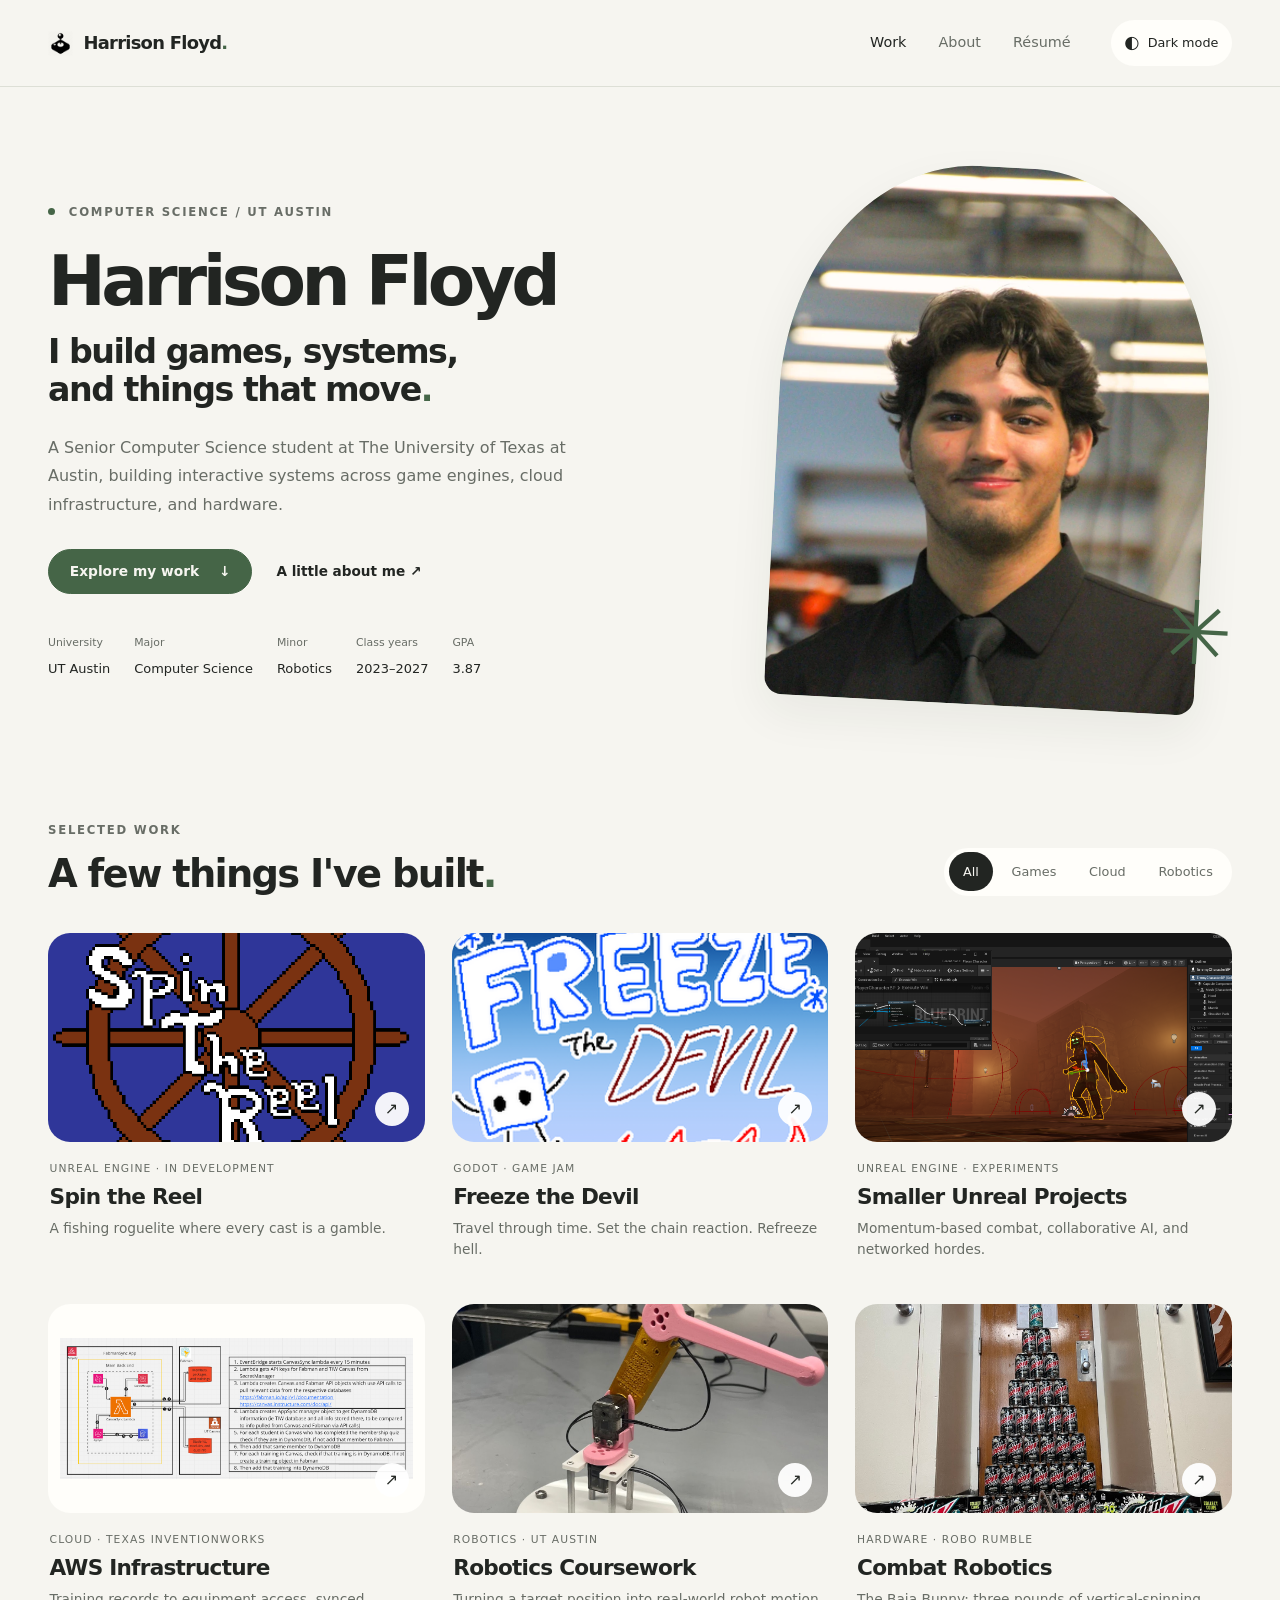
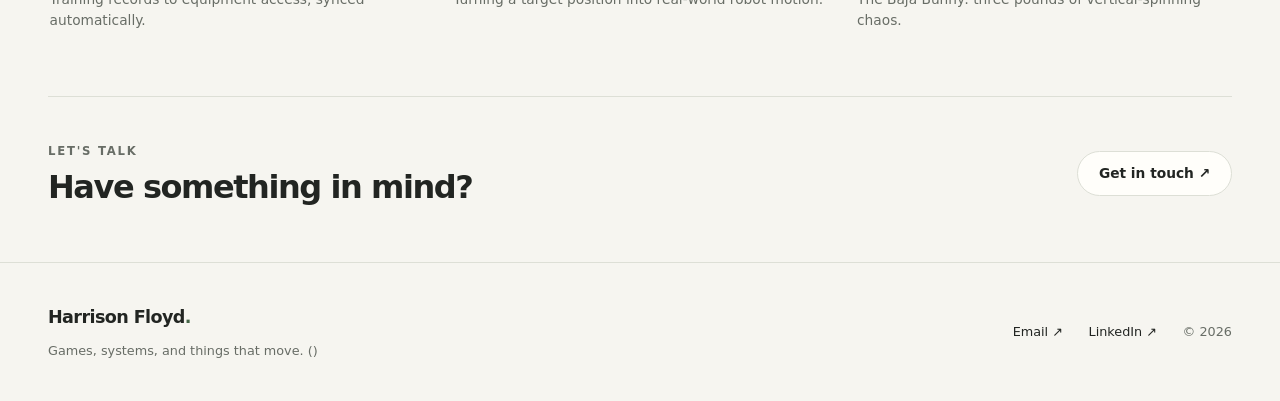
<file: index.html>
<!DOCTYPE html>
<html lang="en"><head><title>Portfolio — Harrison Floyd</title><meta name="description" content="Portfolio. Game development, robotics, and cloud systems by Harrison Floyd."><meta charset="UTF-8"><meta name="viewport" content="width=device-width, initial-scale=1"><link rel="icon" href="media/joystick-icon.png" type="image/png"><link rel="stylesheet" href="assets/style.css"><script>try{document.documentElement.dataset.theme=localStorage.getItem('hf-theme')||(matchMedia('(prefers-color-scheme: dark)').matches?'dark':'light')}catch(e){document.documentElement.dataset.theme=matchMedia('(prefers-color-scheme: dark)').matches?'dark':'light'}</script><script src="assets/site.js" defer></script></head><body><a class="skip-link" href="#main">Skip to content</a><header class="site-header"><div class="nav-wrap"><a class="brand" href="index.html"><img src="media/joystick-icon.png" alt="" width="25" height="25" onerror="this.hidden=true"><span>Harrison Floyd<span class="brand-dot">.</span></span></a><nav aria-label="Main navigation"><a href="index.html#projects" aria-current="page">Work</a><a href="about.html">About</a><a href="resume.html">Résumé</a></nav><button class="theme-toggle" id="themeToggle" type="button" aria-label="Switch color theme"><span class="theme-icon" aria-hidden="true">◐</span><span class="theme-label">Dark mode</span></button></div></header><main id="main"><section class="home-hero"><div class="hero-copy"><p class="eyebrow"><span class="status-dot"></span> Computer Science / UT Austin</p><h1 class="hero-name" aria-label="Harrison Floyd"><span id="heroNameText">Harrison Floyd</span><span class="caret" id="heroCaret" aria-hidden="true"></span></h1><p class="hero-tagline">I build games, systems,<br>and things that move<span class="brand-dot">.</span></p><p class="hero-lede">A Senior Computer Science student at The University of Texas at Austin, building interactive systems across game engines, cloud infrastructure, and hardware.</p><div class="hero-actions"><a class="btn primary" href="#projects">Explore my work <span aria-hidden="true">↓</span></a><a class="text-link" href="about.html">A little about me ↗</a></div><div class="fact-row">
          <div class="fact"><span class="k">University</span><span class="v">UT Austin</span></div>
          <div class="fact"><span class="k">Major</span><span class="v">Computer Science</span></div>
          <div class="fact"><span class="k">Minor</span><span class="v">Robotics</span></div>
          <div class="fact"><span class="k">Class years</span><span class="v">2023–2027</span></div>
          <div class="fact"><span class="k">GPA</span><span class="v">3.87</span></div>
        </div>
      </div><div class="portrait-wrap"><figure data-initials="HF" class="headshot" id="headshot">
        <img class="photo-pro" src="media/professional-960.webp" alt="Professional headshot of Harrison Floyd" decoding="async">
        <img class="photo-fun" src="media/fun-960.webp" alt="" aria-hidden="true" decoding="async">
      </figure>
    <span class="portrait-caption"></span><span class="portrait-spark" aria-hidden="true">✳</span></div></section><section id="projects" class="work-section"><div class="section-heading"><div><p class="eyebrow">Selected work</p><h2>A few things I've built<span class="brand-dot">.</span></h2></div><div class="filters" role="group" aria-label="Filter projects"><button type="button" data-filter="all" aria-pressed="true">All</button><button type="button" data-filter="games" aria-pressed="false">Games</button><button type="button" data-filter="systems" aria-pressed="false">Cloud</button><button type="button" data-filter="hardware" aria-pressed="false">Robotics</button></div></div><div class="project-grid"><a class="project-card" href="spin-the-reel.html" data-category="games"><div class="card-media"><img src="media/STR_tile.png" alt="Spin the Reel project preview" loading="lazy" decoding="async"><span class="card-arrow" aria-hidden="true">↗</span></div><div class="card-copy"><p class="card-category">Unreal Engine · In development</p><h3>Spin the Reel</h3><p class="card-summary">A fishing roguelite where every cast is a gamble.</p></div></a><a class="project-card" href="freeze-the-devil.html" data-category="games"><div class="card-media"><img src="media/FTD_tile.png" alt="Freeze the Devil project preview" loading="lazy" decoding="async"><span class="card-arrow" aria-hidden="true">↗</span></div><div class="card-copy"><p class="card-category">Godot · Game jam</p><h3>Freeze the Devil</h3><p class="card-summary">Travel through time. Set the chain reaction. Refreeze hell.</p></div></a><a class="project-card" href="smaller-unreal-projects.html" data-category="games"><div class="card-media"><img src="media/unreal_tile.png" alt="Smaller Unreal Projects project preview" loading="lazy" decoding="async"><span class="card-arrow" aria-hidden="true">↗</span></div><div class="card-copy"><p class="card-category">Unreal Engine · Experiments</p><h3>Smaller Unreal Projects</h3><p class="card-summary">Momentum-based combat, collaborative AI, and networked hordes.</p></div></a><a class="project-card" href="aws-infrastructure.html" data-category="systems"><div class="card-media"><img src="media/CanvasSync.png" alt="AWS Infrastructure project preview" loading="lazy" decoding="async"><span class="card-arrow" aria-hidden="true">↗</span></div><div class="card-copy"><p class="card-category">Cloud · Texas Inventionworks</p><h3>AWS Infrastructure</h3><p class="card-summary">Training records to equipment access, synced automatically.</p></div></a><a class="project-card" href="robotics-coursework.html" data-category="hardware"><div class="card-media"><img src="media/BostonLeg.jpg" alt="Robotics Coursework project preview" loading="lazy" decoding="async"><span class="card-arrow" aria-hidden="true">↗</span></div><div class="card-copy"><p class="card-category">Robotics · UT Austin</p><h3>Robotics Coursework</h3><p class="card-summary">Turning a target position into real-world robot motion.</p></div></a><a class="project-card" href="combat-robotics.html" data-category="hardware"><div class="card-media"><img src="media/baja_bunny.jpg" alt="Combat Robotics project preview" loading="lazy" decoding="async"><span class="card-arrow" aria-hidden="true">↗</span></div><div class="card-copy"><p class="card-category">Hardware · Robo Rumble</p><h3>Combat Robotics</h3><p class="card-summary">The Baja Bunny: three pounds of vertical-spinning chaos.</p></div></a></div><p class="filter-status sr-only" role="status">Showing all 6 projects.</p></section><aside class="contact-banner"><div><p class="eyebrow">Let's talk</p><h2>Have something in mind?</h2></div><a class="btn" href="mailto:harrisonfloyd05@gmail.com">Get in touch ↗</a></aside></main><footer><div><a class="footer-name" href="index.html">Harrison Floyd<span class="brand-dot">.</span></a><p>Games, systems, and things that move. ()</p></div><div class="footer-links"><a href="mailto:harrisonfloyd05@gmail.com">Email ↗</a><a href="https://www.linkedin.com/in/hfloyd" target="_blank" rel="noopener">LinkedIn ↗</a><span>© <span id="year"></span></span></div></footer><div class="toast" id="toast" role="status" hidden></div></body></html>
</file>
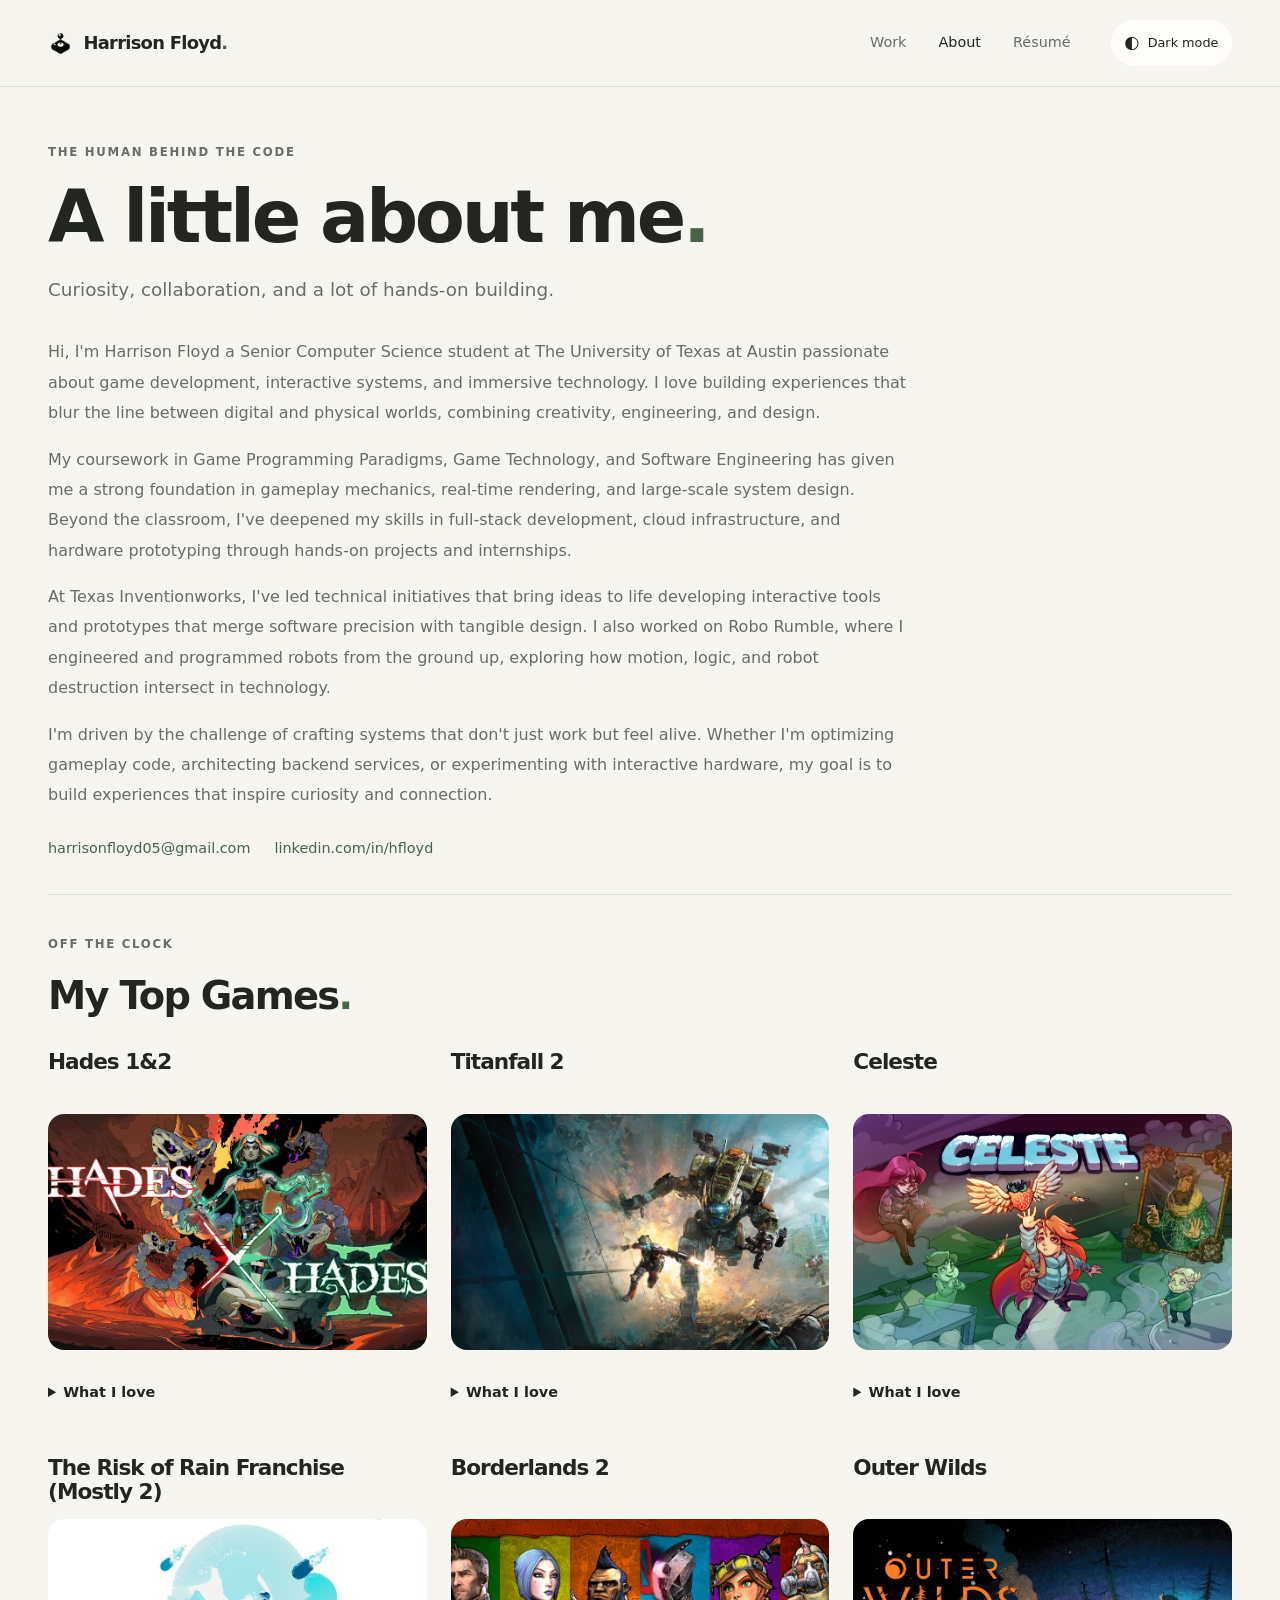
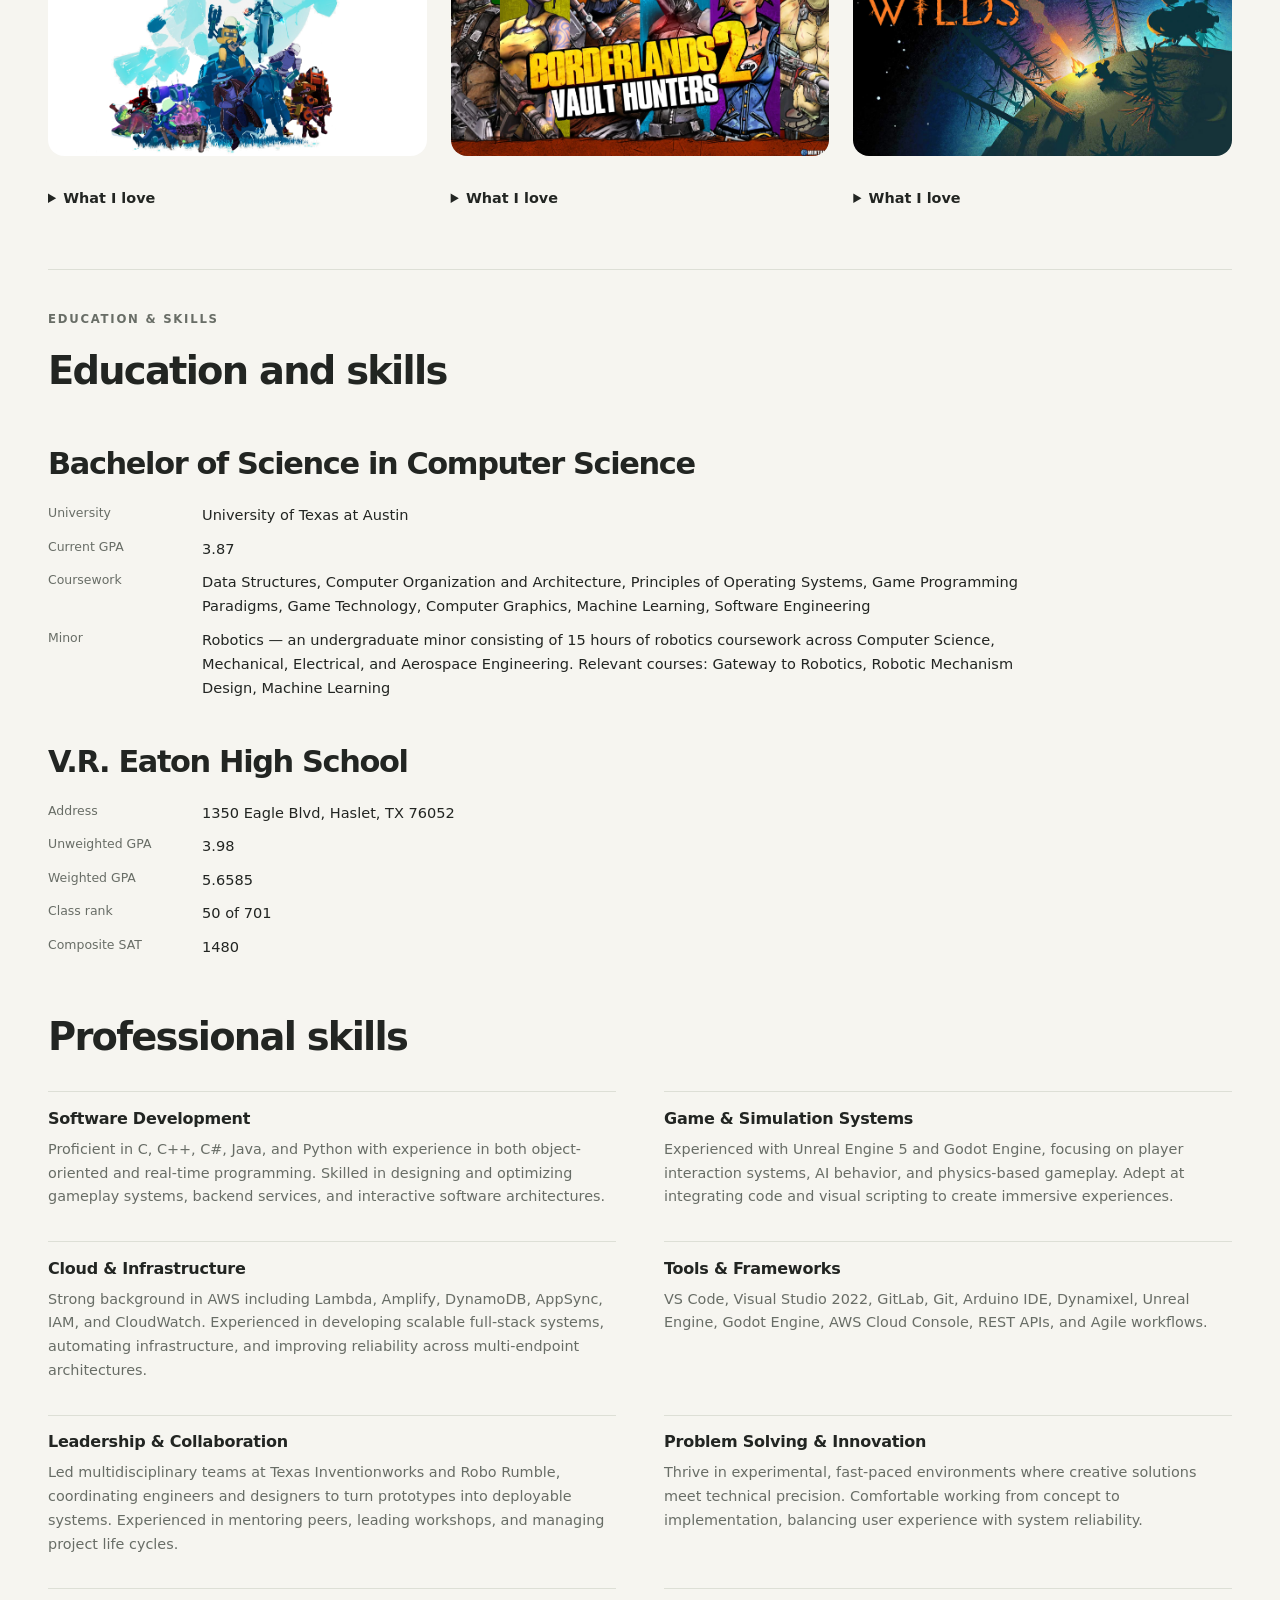
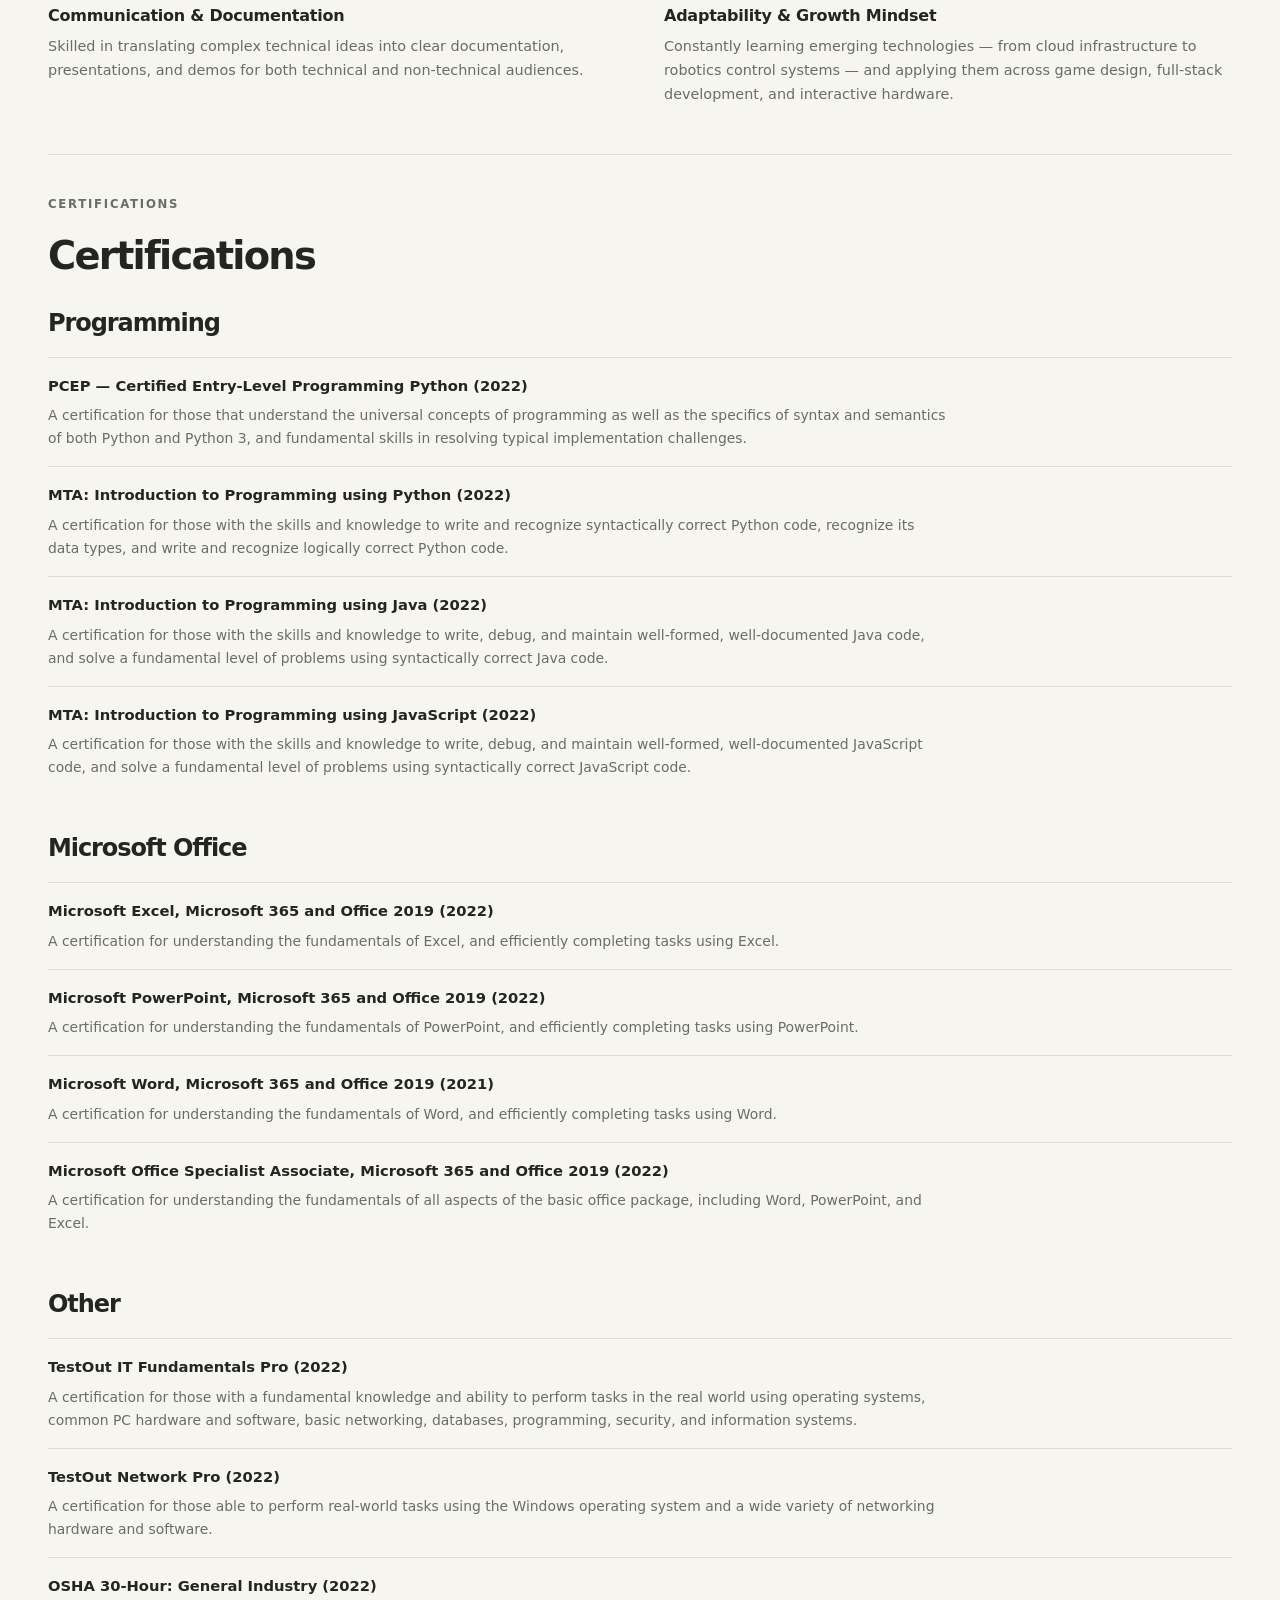
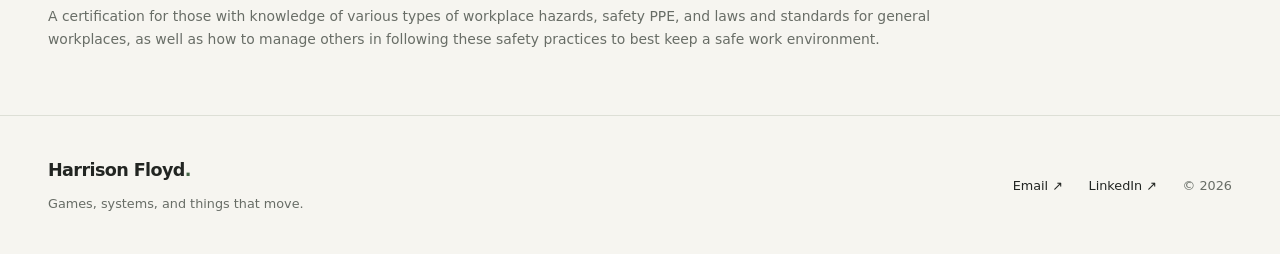
<file: about.html>
<!DOCTYPE html>
<html lang="en"><head><title>About — Harrison Floyd</title><meta name="description" content="About. Game development, robotics, and cloud systems by Harrison Floyd."><meta charset="UTF-8"><meta name="viewport" content="width=device-width, initial-scale=1"><link rel="icon" href="media/joystick-icon.png" type="image/png"><link rel="stylesheet" href="assets/style.css"><script>try{document.documentElement.dataset.theme=localStorage.getItem('hf-theme')||(matchMedia('(prefers-color-scheme: dark)').matches?'dark':'light')}catch(e){document.documentElement.dataset.theme=matchMedia('(prefers-color-scheme: dark)').matches?'dark':'light'}</script><script src="assets/site.js" defer></script><style>



#favorite-games .favorite-games-grid {



  display: grid;



  grid-template-columns: repeat(3, minmax(0, 1fr));



  gap: 1.5rem;



  align-items: start;



}



#favorite-games .favorite-game { min-width: 0; margin: 0; }



#favorite-games .favorite-game:nth-of-type(1) { grid-column: 1; grid-row: 1; }



#favorite-games .favorite-game:nth-of-type(2) { grid-column: 2; grid-row: 1; }



#favorite-games .favorite-game:nth-of-type(3) { grid-column: 3; grid-row: 1; }



#favorite-games .favorite-game h3 { min-height: 2.4em; margin: 0 0 .75rem; }



#favorite-games .game-photo {



  display: block;



  width: 100%;



  height: auto;



  aspect-ratio: 16 / 10;



  object-fit: cover;



  max-height: none;



}



#favorite-games .game-love p { margin: 0; }



#favorite-games .game-love p + p { margin-top: .9rem; }



@media (max-width: 600px) {



  #favorite-games .favorite-games-grid { gap: .65rem; }



  #favorite-games .favorite-game h3 { font-size: 1rem; }



}





#favorite-games details.game-love { margin-top: 1.3rem; }

#favorite-games .game-love-toggle {

  cursor: pointer;

  padding: .65rem 0;

  color: var(--text);

  font-size: .9rem;

  font-weight: 600;

}

#favorite-games .game-love-toggle:hover { color: var(--accent); }

#favorite-games details.game-love[open] .game-love-toggle { margin-bottom: .6rem; }

#favorite-games details.game-love p { min-height: 0; }


#favorite-games .favorite-game:nth-of-type(4) { grid-column: 1; grid-row: 2; }
#favorite-games .favorite-game:nth-of-type(5) { grid-column: 2; grid-row: 2; }
#favorite-games .favorite-game:nth-of-type(6) { grid-column: 3; grid-row: 2; }
#favorite-games .favorite-games-grid { row-gap: 2.5rem; }
</style></head><body><a class="skip-link" href="#main">Skip to content</a><header class="site-header"><div class="nav-wrap"><a class="brand" href="index.html"><img src="media/joystick-icon.png" alt="" width="25" height="25" onerror="this.hidden=true"><span>Harrison Floyd<span class="brand-dot">.</span></span></a><nav aria-label="Main navigation"><a href="index.html#projects">Work</a><a href="about.html" aria-current="page">About</a><a href="resume.html">Résumé</a></nav><button class="theme-toggle" id="themeToggle" type="button" aria-label="Switch color theme"><span class="theme-icon" aria-hidden="true">◐</span><span class="theme-label">Dark mode</span></button></div></header><main id="main"><div class="page-heading"><p class="eyebrow">The human behind the code</p><h1>A little about me<span class="brand-dot">.</span></h1><p class="page-summary">Curiosity, collaboration, and a lot of hands-on building.</p></div><div class="about-intro"><div class="about">







      <p>Hi, I'm Harrison Floyd a Senior Computer Science student at The University of Texas at Austin passionate about game development, interactive systems, and immersive technology. I love building experiences that blur the line between digital and physical worlds, combining creativity, engineering, and design.</p>







      <p>My coursework in Game Programming Paradigms, Game Technology, and Software Engineering has given me a strong foundation in gameplay mechanics, real-time rendering, and large-scale system design. Beyond the classroom, I've deepened my skills in full-stack development, cloud infrastructure, and hardware prototyping through hands-on projects and internships.</p>







      <p>At Texas Inventionworks, I've led technical initiatives that bring ideas to life developing interactive tools and prototypes that merge software precision with tangible design. I also worked on Robo Rumble, where I engineered and programmed robots from the ground up, exploring how motion, logic, and robot destruction intersect in technology.</p>







      <p>I'm driven by the challenge of crafting systems that don't just work but feel alive. Whether I'm optimizing gameplay code, architecting backend services, or experimenting with interactive hardware, my goal is to build experiences that inspire curiosity and connection.</p>







      <div class="contact-row">







        <a href="mailto:harrisonfloyd05@gmail.com">harrisonfloyd05@gmail.com</a>







        <a href="https://www.linkedin.com/in/hfloyd" target="_blank" rel="noopener">linkedin.com/in/hfloyd</a>







      </div>







    </div>







  </div><section class="favorite-games" id="favorite-games" aria-labelledby="favorite-games-title">







  <p class="eyebrow">Off the clock</p>







  <h2 id="favorite-games-title">My Top Games<span class="brand-dot">.</span></h2>







  <div class="favorite-games-grid"><article class="favorite-game">







      <h3>Hades 1&amp;2</h3>







      <img class="game-photo" src="media/hades.webp" alt="Hades 1&amp;2 photo">







      <details class="game-love">







        <summary class="game-love-toggle">What I love</summary><p>This is the game that made me fall in love with roguelites. There's something so satisfying about the Sisyphean feel they create, and few games do it better than one that literally has Sisyphus as an ally. The unforgettable characters, the relationships you build with them, the beautiful world, the homage to Greek mythology: there's so much to love in this duology. But the two biggest standouts are the combat and the way the run structure drives the story.</p>







        <p><strong>The Combat.</strong> I could rant about the weapons for days. Every weapon has multiple aspects that change how it plays, so a single weapon can feel like several different ones. On top of that, the boon system means almost every modifier you pick up finds a use regardless of your build. Duo boons, keepsakes, and the Mirror upgrades all push you to experiment instead of settling on one "correct" loadout. It's a masterclass in gameplay mechanics, where depth comes from how the systems combine rather than from piling on more of them.</p>







        <p><strong>The Narrative.</strong> Making the run itself the way you progress characters and their relationships was truly innovative, and it never feels forced. I've never thought, "Now I have to go talk to this random guy Patroclus so I can get closer with Achilles." I think, "I really hope I run into Patroclus on this run so I can get his item and advance Achilles' story." Death isn't a setback, it's the thing that moves the story forward, so the repetition becomes the reason you keep playing.</p>







        <p><strong>Why It Matters to Me as a Developer.</strong> Supergiant took the best parts of the first game and did it all over again, and better, with the sequel. It's the benchmark I measure my own design thinking against: the mechanics, the narrative, and the pacing all reinforce each other instead of competing.</p>







      </details>







    </article><article class="favorite-game">







      <h3>Titanfall 2</h3>







      <img class="game-photo" src="media/tf2.png" alt="Titanfall 2 Photo">







      <details class="game-love">







        <summary class="game-love-toggle">What I love</summary><p>Titanfall 2 is without a doubt the greatest FPS shooter game ever created. There's never been an FPS quite like it and there probably never will be again.</p>







        <p>As a fan of FPS shooters (I grew up playing every Call of Duty I could for as long as I could) the second I got my hands on Titanfall 2 I realized it was something else entirely. The gunplay was tighter and more responsive than anything I had ever felt. The movement (which will get its own paragraph here in just a second) is one of the greatest things I've ever felt in gaming and it instilled in me a love for a mechanic so deep I guarantee some mention of it will be found on every GDD and TDD I write till I retire. Then there's the campaign, oh man that campaign.</p>







        <p><strong>The Campaign.</strong> I consider myself somebody who really appreciates the campaigns in FPS games that are targeted towards a more multiplayer demographic. Titanfall 2's campaign is a complete step above every one of its competitors (eat your heart out BO2 and every Battlefield). The story of an underqualified rifleman being thrust into the mantle of responsibility alongside his 200 ton metal dog is just amazing. Even today after countless playthroughs I can't help but smile every single time BT speaks the words "Trust Me." This campaign has such a beautiful simple narrative that I'm going to treasure forever. Even more impressive is how these devs created their maps and their levels. Several times there will be an AMAZING mechanic that you could create an entire 20 hour long game around and the devs say "that was great, on to the next one." Effect and Cause's time travel was a stellar mindfreak, Into the Abyss where you have to navigate through a giant mech sized factory line without getting crushed, traversing between giant flying airships via robot fastballs and wall riding on the sides of planes in Trial by Fire, and so many more. Every level was so unique, and so interesting, and so challenging, and so rewarding. Even if you couldn't care less about the Militia and the fight for liberation, you loved the gameplay, and you couldn't help but become deeply invested in the friendship and the trust that Cooper and BT build as they navigate those challenges. It's beautiful every single time.</p>







        <p><strong>The Movement.</strong> What is there to say about Titanfall 2's movement that hasn't been said. It's tight, it's quick, you can get fast really quick, and you can get incredibly fast with a whole lot of practice. It's just oozing with skill expression, and every single other mechanic in the game becomes that much more satisfying once you get the movement down. You want to enter your mech? Sure you can walk up like a newbie and probably get killed or you can fly right into it at 100 mph because you got a run up using wall runs and get right into the action. Just died? You can take 5 minutes and run over to the fight or you can take 15 seconds and wall run, grappling hook and/or stim boost right over there. It's truly the core of the fun in Titanfall, and the player can feel just how much the devs know that in every level, weapon and perk. It makes the game incredibly fun literally all of the time you're playing it.</p>







      </details>







    </article><article class="favorite-game">







      <h3>Celeste</h3>







      <img class="game-photo" src="media/celeste.png" alt="Celeste photo">







      <details class="game-love">







        <summary class="game-love-toggle">What I love</summary><p>Celeste is one of those games where you hear about it every once in a while and think, “Oh yeah, that sounds interesting,” and then don't touch it for years. Once you do though, you realize just how wrong you were to wait.</p>







        <p><strong>The Presentation.</strong> Beautiful pixel art from head to toe, an immersive story, and a soundtrack that can bring tears to the eyes of even the most hardened man. There's so much personality packed into this game. Every part of the mountain has its own atmosphere, and the music makes the quiet moments feel just as important as the moments where you're desperately trying to stick a landing.</p>







        <p><strong>The Platforming.</strong> You can run, jump, climb, and dash. That sounds pretty simple until you see just how much the developers can do with those mechanics. A room can look completely impossible when you first enter it, and then a few attempts later you're flying through it wondering why you ever thought it was difficult. The controls are so precise that you start noticing exactly where you went wrong and exactly what you need to do differently. And when you finally pull it off? Oh man. There's something incredibly satisfying about making a sequence of jumps that would have seemed ridiculous to you ten minutes earlier.</p>







        <p><strong>The Design.</strong> What I really love from a design perspective is how little time the game wastes when you fail. You die, you're back, and you're already trying again. That quick reset makes you willing to experiment, take risks, and keep working at a room until it clicks. The challenge can be brutal, but the game gives you every opportunity to improve. It understands how much more willing a player is to attempt something difficult when another attempt is only a second away.</p>







        <p><strong>The Story.</strong> And that experience fits Madeline's story so beautifully. You're climbing this mountain with her, struggling with her, and slowly learning to move forward even when the next step feels impossible. Her anxiety and self-doubt give the climb a weight that goes far beyond reaching the top of a level. By the time you overcome a difficult section, you understand a little more of what that journey means to her.</p>







        <p><strong>The Whole Package.</strong> Celeste is a game I love for both the feeling of playing it and the thought behind its design. The movement, level design, music, and story all contribute to that same experience of struggling, learning, and eventually doing something you weren't sure you could do. It's beautiful, it's challenging, and it makes every hard-earned bit of progress feel incredible.</p>







      </details>







    </article><article class="favorite-game"><h3>The Risk of Rain Franchise (Mostly 2)</h3><img class="game-photo" src="media/ROR2.png" alt="Risk of Rain 2 game image" loading="lazy" decoding="async"><details class="game-love"><summary class="game-love-toggle">What I love</summary><p>I used to say Hades was my favorite game of all time. Then I really got sunk into Risk of Rain 2, and now I can't even confidently call Hades my favorite roguelite. That should tell you something, because I could talk about Hades for hours. There's just something about the Risk of Rain franchise that nothing else quite captures: the way a run starts with you barely scraping by and ends with so much happening on screen that you're not entirely sure which of your items just wiped out everything in front of you.</p><p>The item system is the heart of that feeling. You collect all these little upgrades, and individually some of them don't seem like much. A little more attack speed here, another chance to trigger an effect there. Then you start stacking them, finding combinations, and watching those small changes become something absolutely ridiculous. Suddenly one attack sets off a whole chain of effects, and a build that was struggling a few minutes ago is tearing through enemies. It's incredibly satisfying to watch all those decisions and pickups come together.</p><p>And the best part is how differently that can happen from one run to the next. You can lean into critical hits, pile on attack speed, or build around a collection of random effects that turn every fight into chaos. Even when you start with the same character, the items you find can push you toward a completely different way of playing. You're constantly deciding what to chase, what to work with, and how to make the most of a build you didn't necessarily plan. That balance between having a direction and adapting to what the game gives you is something I absolutely love.</p><p>Then there are the characters. They feel so different that switching survivors can change the entire experience, and Loader deserves a whole paragraph of her own. You know how much I love movement systems, so giving me a character who can grapple around the environment and turn that momentum into a massive punch is pretty much a guaranteed way to win me over. Getting from one place to another is already fun before you even start fighting anything. Learning to carry that movement into combat makes it even better. She's one of those characters where just controlling her is enough to make me want another run.</p><p>The ability to keep looping is where all of this becomes truly dangerous for my free time. There's always another stage, another item, another chance to see just how far this ridiculous build can go. That constant pull of 'okay, just one more' works because the game keeps giving your build room to grow. I love how willing it is to let the player become absurdly powerful and then ask whether they can keep up with the chaos they've created.</p><p>I also love the little pieces of lore scattered around the edges of the game. They give you glimpses of a world that feels much bigger than the run you're currently playing, without constantly interrupting the action to explain it. You can enjoy the chaos on its own, but there's more there if you stop and look. Between that atmosphere, the survivors, and an item system that keeps turning small upgrades into completely different experiences, Risk of Rain 2 has become one of those games I can always find a reason to come back to.</p></details></article><article class="favorite-game"><h3>Borderlands 2</h3><img class="game-photo" src="media/borderlands2.webp" alt="Borderlands 2 game image" loading="lazy" decoding="async"><details class="game-love"><summary class="game-love-toggle">What I love</summary><p>Borderlands 2 is one of those games where I can get distracted from what I originally set out to do and still have an amazing time. I might be heading toward a main objective, run into some ridiculous character, pick up a side quest, and suddenly spend the next hour doing something completely different. And the whole time I'm enjoying myself. There's so much personality in this world that even the detours feel like a reason to keep playing.</p><p>The characters are a huge part of that. The playable ones are already fun to experiment with, but it goes so much further than the character you choose at the start. The people you meet across Pandora make the world feel like a giant collection of personalities you're excited to encounter. They're strange, loud, funny, and occasionally a lot more affecting than you expected them to be. A character can send you off on an absolutely absurd errand and somehow make you invested in seeing it through. That's a pretty great accomplishment for a game with mountains of side quests.</p><p>Then there's the actual looter-shooter loop. Run in, start shooting, find something interesting, and immediately want to see what it can do. Finding a new weapon is exciting because it can change how you approach the next fight, and experimenting with your character's build gives you another reason to keep chasing that perfect combination. The run-and-gun playstyle is just so enjoyable. There's always something to shoot, something to try, or another piece of loot that makes you stop and think, 'Okay, I need to mess around with this for a while.'</p><p>And of course, Handsome Jack. Quite possibly the greatest villain ever made in a video game. He's entertaining enough that you want to hear what he's going to say next, while still giving you every reason to want to take him down. That combination is so hard to get right. His personality reaches into so much of the experience that he feels present even when you're busy doing something else. He can make you laugh, frustrate you, and remind you exactly why you're fighting him, and all of that makes him incredibly memorable.</p><p>What keeps bringing me back is how all those pieces support each other. The characters give the quests personality, the quests give you another excuse to explore and fight, and the combat and loot make that time enjoyable even when you've played through it before. Across different characters and builds, there's always another way to experience it. I've gotten countless hours of fun out of Borderlands 2, and it's a great example of how much life a game can have when its world and its gameplay are both this enjoyable to spend time in.</p></details></article><article class="favorite-game"><h3>Outer Wilds</h3><img class="game-photo" src="media/outerwilds.jpg" alt="Outer Wilds game image" loading="lazy" decoding="async"><details class="game-love"><summary class="game-love-toggle">What I love</summary><p>Outer Wilds is without a doubt my favorite puzzle game of all time. It's also one of those games where talking about why I love it means being careful not to take away the discoveries that make it so special. So I'll keep this spoiler-free. What I can say is that very few games have made me this excited to understand a world. Every answer feels like it opens up another question, and every new clue gives you another place you're desperate to investigate.</p><p>The way it presents its lore is incredible. You aren't just being handed a story in order. You're finding pieces of it, connecting them, and gradually realizing what they mean together. Something that seemed like a small detail earlier can completely change how you understand another discovery later on. That makes the act of learning feel like progress in its own right. The excitement comes from realizing something, then getting back into your ship because you need to see where that realization leads.</p><p>And that solar system. The mix of realistic physical behavior and this charming, cartoony presentation is amazing and genuinely inspiring. Everything feels like it belongs to a place you can explore and learn to understand. Moving through it makes you think about your surroundings, your timing, and how things behave, and that gives the exploration so much character. From a development perspective, I love how deeply the world itself participates in the experience. Understanding your environment is part of solving its mysteries.</p><p>The visuals are beautiful, too. Outer Wilds has such a strong sense of place that simply arriving somewhere can feel like a discovery before you've even found a clue. There's wonder in it, but also this feeling of being very small in something much bigger than yourself. That combination makes the quiet moments matter. You can stop, look around, and feel like the world has something worth paying attention to even when nobody is telling you what to do next.</p><p>Then there's the music, especially the travelers' songs. The way those melodies connect people and places across the game gives them so much meaning. They become part of how you remember the world and the people you encounter in it. And the ending? I'm not going to explain it, but the way the game brings those musical ideas together is going to stay in my head forever. It's one of those moments where a piece of music carries everything you've experienced up to that point.</p><p>What I love most is how much Outer Wilds trusts your curiosity. It gives you a world full of questions and makes uncovering the answers feel worthwhile. The lore, physics, exploration, visuals, and music all give you reasons to care about what you're discovering. By the end, that curiosity has turned into an attachment to the entire experience. It's beautiful, it's thoughtful, and it's the kind of game that makes me excited about what games can do.</p></details></article></div>







</section><section id="education">







    <div class="col">







      <p class="eyebrow">Education &amp; Skills</p>







      <h2>Education and skills</h2>







      <div class="panel">







        <div class="panel-head">







          <h3>Bachelor of Science in Computer Science</h3>







          <span class="sheet">2023–2027</span>







        </div>







        <dl class="kv">







          <dt>University</dt><dd>University of Texas at Austin</dd>







          <dt>Current GPA</dt><dd>3.87</dd>







          <dt>Coursework</dt><dd>Data Structures, Computer Organization and Architecture, Principles of Operating Systems, Game Programming Paradigms, Game Technology, Computer Graphics, Machine Learning, Software Engineering</dd>







          <dt>Minor</dt><dd>Robotics — an undergraduate minor consisting of 15 hours of robotics coursework across Computer Science, Mechanical, Electrical, and Aerospace Engineering. Relevant courses: Gateway to Robotics, Robotic Mechanism Design, Machine Learning</dd>







        </dl>







      </div>







      <div class="panel">







        <div class="panel-head">







          <h3>V.R. Eaton High School</h3>







          <span class="sheet">2019–2023</span>







        </div>







        <dl class="kv">







          <dt>Address</dt><dd>1350 Eagle Blvd, Haslet, TX 76052</dd>







          <dt>Unweighted GPA</dt><dd>3.98</dd>







          <dt>Weighted GPA</dt><dd>5.6585</dd>







          <dt>Class rank</dt><dd>50 of 701</dd>







          <dt>Composite SAT</dt><dd>1480</dd>







        </dl>







      </div>







      <h2 style="margin-top:3.5rem;">Professional skills</h2>







      <div class="skill-grid">







        <div class="skill-card">







          <h4>Software Development</h4>







          <p>Proficient in C, C++, C#, Java, and Python with experience in both object-oriented and real-time programming. Skilled in designing and optimizing gameplay systems, backend services, and interactive software architectures.</p>







        </div>







        <div class="skill-card">







          <h4>Game &amp; Simulation Systems</h4>







          <p>Experienced with Unreal Engine 5 and Godot Engine, focusing on player interaction systems, AI behavior, and physics-based gameplay. Adept at integrating code and visual scripting to create immersive experiences.</p>







        </div>







        <div class="skill-card">







          <h4>Cloud &amp; Infrastructure</h4>







          <p>Strong background in AWS including Lambda, Amplify, DynamoDB, AppSync, IAM, and CloudWatch. Experienced in developing scalable full-stack systems, automating infrastructure, and improving reliability across multi-endpoint architectures.</p>







        </div>







        <div class="skill-card">







          <h4>Tools &amp; Frameworks</h4>







          <p>VS Code, Visual Studio 2022, GitLab, Git, Arduino IDE, Dynamixel, Unreal Engine, Godot Engine, AWS Cloud Console, REST APIs, and Agile workflows.</p>







        </div>







        <div class="skill-card">







          <h4>Leadership &amp; Collaboration</h4>







          <p>Led multidisciplinary teams at Texas Inventionworks and Robo Rumble, coordinating engineers and designers to turn prototypes into deployable systems. Experienced in mentoring peers, leading workshops, and managing project life cycles.</p>







        </div>







        <div class="skill-card">







          <h4>Problem Solving &amp; Innovation</h4>







          <p>Thrive in experimental, fast-paced environments where creative solutions meet technical precision. Comfortable working from concept to implementation, balancing user experience with system reliability.</p>







        </div>







        <div class="skill-card">







          <h4>Communication &amp; Documentation</h4>







          <p>Skilled in translating complex technical ideas into clear documentation, presentations, and demos for both technical and non-technical audiences.</p>







        </div>







        <div class="skill-card">







          <h4>Adaptability &amp; Growth Mindset</h4>







          <p>Constantly learning emerging technologies — from cloud infrastructure to robotics control systems — and applying them across game design, full-stack development, and interactive hardware.</p>







        </div>







      </div>







    </div>







  </section>







  <section id="certifications">







    <div class="col">







      <p class="eyebrow">Certifications</p>







      <h2>Certifications</h2>







      <div class="cert-group">







        <h3>Programming</h3>







        <div class="cert">







          <div class="cert-name">PCEP — Certified Entry-Level Programming Python (2022)</div>







          <p class="cert-desc">A certification for those that understand the universal concepts of programming as well as the specifics of syntax and semantics of both Python and Python 3, and fundamental skills in resolving typical implementation challenges.</p>







        </div>







        <div class="cert">







          <div class="cert-name">MTA: Introduction to Programming using Python (2022)</div>







          <p class="cert-desc">A certification for those with the skills and knowledge to write and recognize syntactically correct Python code, recognize its data types, and write and recognize logically correct Python code.</p>







        </div>







        <div class="cert">







          <div class="cert-name">MTA: Introduction to Programming using Java (2022)</div>







          <p class="cert-desc">A certification for those with the skills and knowledge to write, debug, and maintain well-formed, well-documented Java code, and solve a fundamental level of problems using syntactically correct Java code.</p>







        </div>







        <div class="cert">







          <div class="cert-name">MTA: Introduction to Programming using JavaScript (2022)</div>







          <p class="cert-desc">A certification for those with the skills and knowledge to write, debug, and maintain well-formed, well-documented JavaScript code, and solve a fundamental level of problems using syntactically correct JavaScript code.</p>







        </div>







      </div>







      <div class="cert-group">







        <h3>Microsoft Office</h3>







        <div class="cert">







          <div class="cert-name">Microsoft Excel, Microsoft 365 and Office 2019 (2022)</div>







          <p class="cert-desc">A certification for understanding the fundamentals of Excel, and efficiently completing tasks using Excel.</p>







        </div>







        <div class="cert">







          <div class="cert-name">Microsoft PowerPoint, Microsoft 365 and Office 2019 (2022)</div>







          <p class="cert-desc">A certification for understanding the fundamentals of PowerPoint, and efficiently completing tasks using PowerPoint.</p>







        </div>







        <div class="cert">







          <div class="cert-name">Microsoft Word, Microsoft 365 and Office 2019 (2021)</div>







          <p class="cert-desc">A certification for understanding the fundamentals of Word, and efficiently completing tasks using Word.</p>







        </div>







        <div class="cert">







          <div class="cert-name">Microsoft Office Specialist Associate, Microsoft 365 and Office 2019 (2022)</div>







          <p class="cert-desc">A certification for understanding the fundamentals of all aspects of the basic office package, including Word, PowerPoint, and Excel.</p>







        </div>







      </div>







      <div class="cert-group">







        <h3>Other</h3>







        <div class="cert">







          <div class="cert-name">TestOut IT Fundamentals Pro (2022)</div>







          <p class="cert-desc">A certification for those with a fundamental knowledge and ability to perform tasks in the real world using operating systems, common PC hardware and software, basic networking, databases, programming, security, and information systems.</p>







        </div>







        <div class="cert">







          <div class="cert-name">TestOut Network Pro (2022)</div>







          <p class="cert-desc">A certification for those able to perform real-world tasks using the Windows operating system and a wide variety of networking hardware and software.</p>







        </div>







        <div class="cert">







          <div class="cert-name">OSHA 30-Hour: General Industry (2022)</div>







          <p class="cert-desc">A certification for those with knowledge of various types of workplace hazards, safety PPE, and laws and standards for general workplaces, as well as how to manage others in following these safety practices to best keep a safe work environment.</p>







        </div>







      </div>







    </div>







  </section>







</main><footer><div><a class="footer-name" href="index.html">Harrison Floyd<span class="brand-dot">.</span></a><p>Games, systems, and things that move.</p></div><div class="footer-links"><a href="mailto:harrisonfloyd05@gmail.com">Email ↗</a><a href="https://www.linkedin.com/in/hfloyd" target="_blank" rel="noopener">LinkedIn ↗</a><span>© <span id="year"></span></span></div></footer><div class="toast" id="toast" role="status" hidden></div></body></html>
</file>
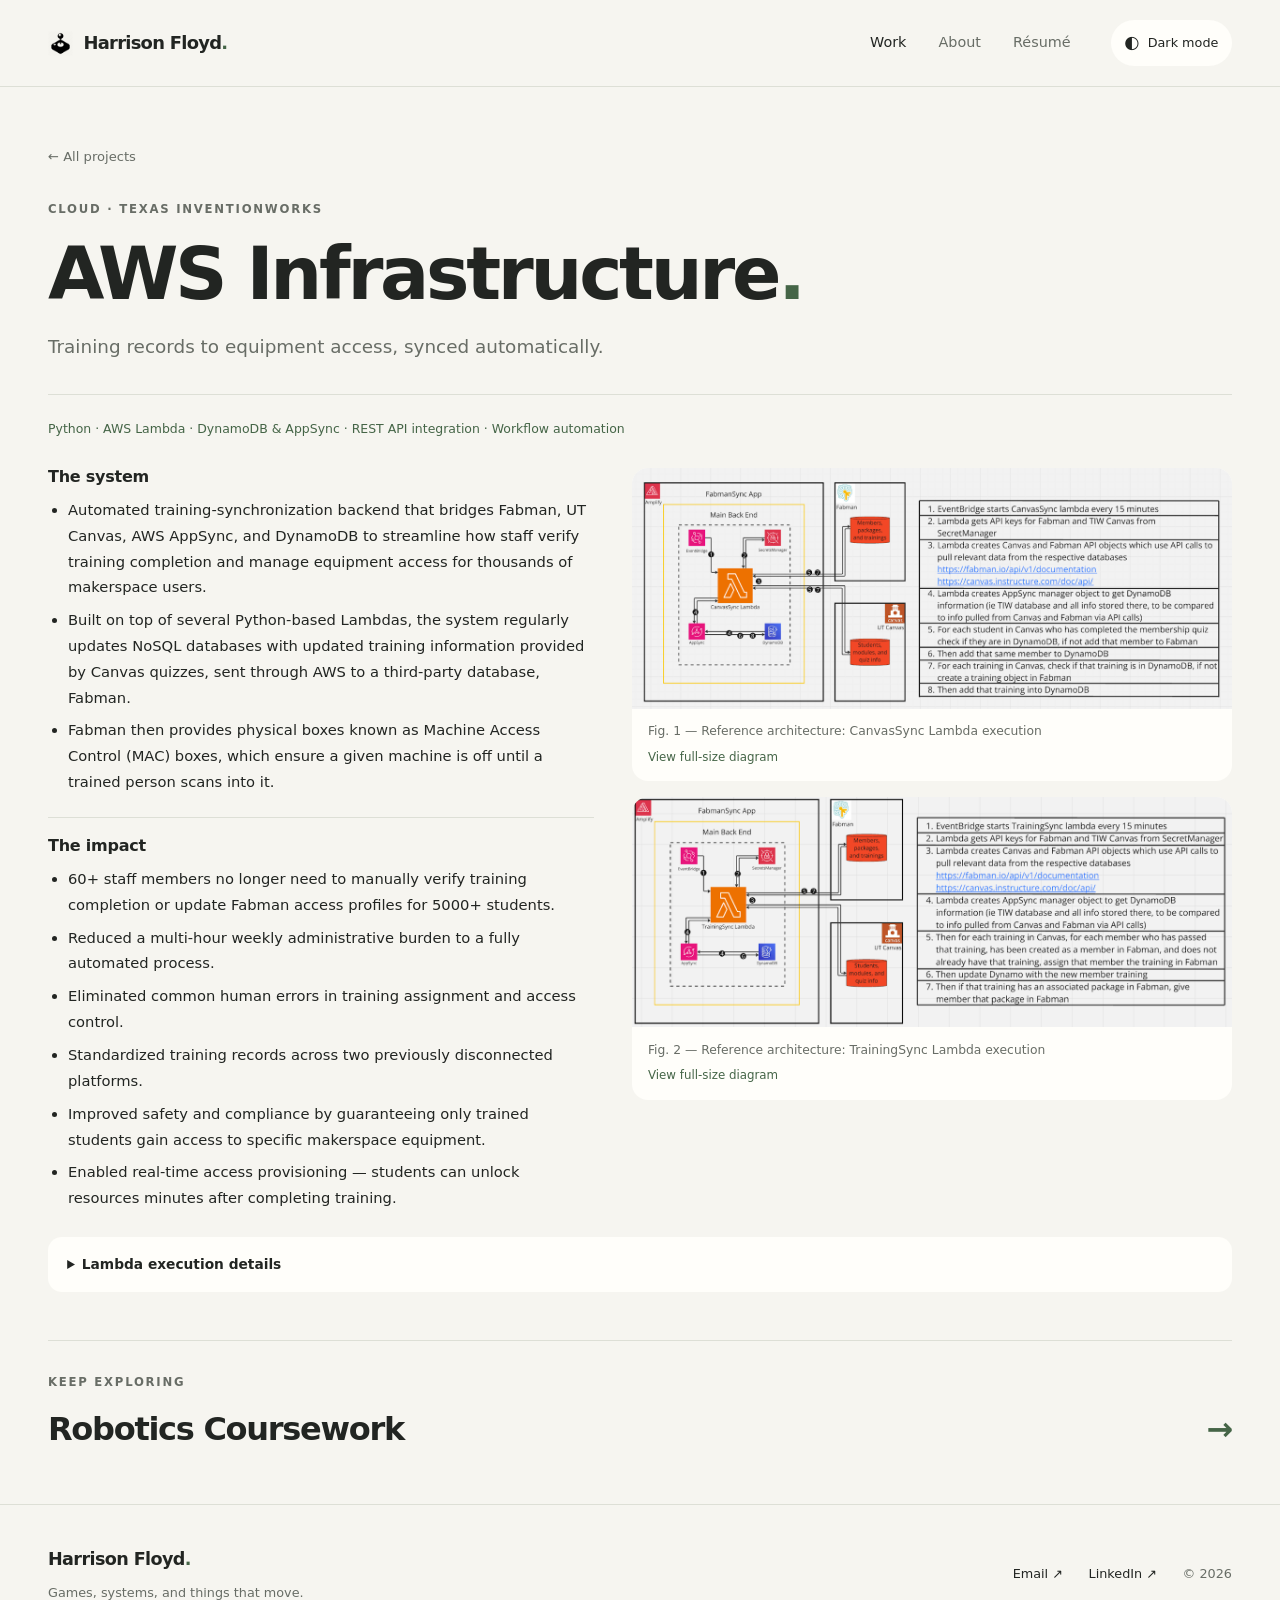
<file: aws-infrastructure.html>
<!DOCTYPE html><html lang="en"><head><title>AWS Infrastructure — Harrison Floyd</title><meta name="description" content="AWS Infrastructure. Game development, robotics, and cloud systems by Harrison Floyd."><meta charset="UTF-8"><meta name="viewport" content="width=device-width, initial-scale=1"><link rel="icon" href="media/joystick-icon.png" type="image/png"><link rel="stylesheet" href="assets/style.css"><script>try{document.documentElement.dataset.theme=localStorage.getItem('hf-theme')||(matchMedia('(prefers-color-scheme: dark)').matches?'dark':'light')}catch(e){document.documentElement.dataset.theme=matchMedia('(prefers-color-scheme: dark)').matches?'dark':'light'}</script><script src="assets/site.js" defer></script></head><body><a class="skip-link" href="#main">Skip to content</a><header class="site-header"><div class="nav-wrap"><a class="brand" href="index.html"><img src="media/joystick-icon.png" alt="" width="25" height="25" onerror="this.hidden=true"><span>Harrison Floyd<span class="brand-dot">.</span></span></a><nav aria-label="Main navigation"><a href="index.html#projects" aria-current="page">Work</a><a href="about.html">About</a><a href="resume.html">Résumé</a></nav><button class="theme-toggle" id="themeToggle" type="button" aria-label="Switch color theme"><span class="theme-icon" aria-hidden="true">◐</span><span class="theme-label">Dark mode</span></button></div></header><main id="main"><div class="page-heading"><a class="back-link" href="index.html#projects">← All projects</a><p class="eyebrow">Cloud · Texas Inventionworks</p><h1>AWS Infrastructure<span class="brand-dot">.</span></h1><p class="page-summary">Training records to equipment access, synced automatically.</p></div><section class="project-section" id="aws"><div class="col"><div class="panel project-panel">
        <p class="project-context">Python · AWS Lambda · DynamoDB &amp; AppSync · REST API integration · Workflow automation</p>
        <div class="project-columns"><div class="project-copy"><div class="field">
          <h4>The system</h4>
          <ul>
            <li>Automated training-synchronization backend that bridges Fabman, UT Canvas, AWS AppSync, and DynamoDB to streamline how staff verify training completion and manage equipment access for thousands of makerspace users.</li>
            <li>Built on top of several Python-based Lambdas, the system regularly updates NoSQL databases with updated training information provided by Canvas quizzes, sent through AWS to a third-party database, Fabman.</li>
            <li>Fabman then provides physical boxes known as Machine Access Control (MAC) boxes, which ensure a given machine is off until a trained person scans into it.</li>
          </ul>
        </div>
        <div class="field">
          <h4>The impact</h4>
          <ul>
            <li>60+ staff members no longer need to manually verify training completion or update Fabman access profiles for 5000+ students.</li>
            <li>Reduced a multi-hour weekly administrative burden to a fully automated process.</li>
            <li>Eliminated common human errors in training assignment and access control.</li>
            <li>Standardized training records across two previously disconnected platforms.</li>
            <li>Improved safety and compliance by guaranteeing only trained students gain access to specific makerspace equipment.</li>
            <li>Enabled real-time access provisioning — students can unlock resources minutes after completing training.</li>
          </ul>
        </div>
        </div><div class="project-visuals"><div class="project-gallery aws-gallery"><figure class="project-media code-media">
          <a href="media/CanvasSync.png" target="_blank" rel="noopener" aria-label="View CanvasSync architecture diagram at full size">
            <img src="media/CanvasSync.png" alt="CanvasSync Lambda reference architecture diagram" loading="lazy" decoding="async" aria-describedby="canvasSyncCaption">
          </a>
          <figcaption id="canvasSyncCaption">Fig. 1 — Reference architecture: CanvasSync Lambda execution</figcaption>
          <p class="media-link"><a href="media/CanvasSync.png" target="_blank" rel="noopener">View full-size diagram</a></p>
        </figure>
        <figure class="project-media code-media">
          <a href="media/TrainingSync.png" target="_blank" rel="noopener" aria-label="View TrainingSync architecture diagram at full size">
            <img src="media/TrainingSync.png" alt="TrainingSync Lambda reference architecture diagram" loading="lazy" decoding="async" aria-describedby="trainingSyncCaption">
          </a>
          <figcaption id="trainingSyncCaption">Fig. 2 — Reference architecture: TrainingSync Lambda execution</figcaption>
          <p class="media-link"><a href="media/TrainingSync.png" target="_blank" rel="noopener">View full-size diagram</a></p>
        </figure>
      </div></div></div><details class="project-details"><summary>Lambda execution details</summary><div class="project-details-body"><div class="project-columns"><div class="project-copy"><div class="field">
          <h4>CanvasSync Lambda</h4>
          <ul>
            <li>Triggered every 15 minutes by EventBridge</li>
            <li>Retrieves API keys from Secrets Manager</li>
            <li>Pulls course, module, and quiz-completion data from Canvas</li>
            <li>Cross-checks members against DynamoDB</li>
            <li>Creates new members in Fabman as needed</li>
            <li>Creates new training objects in Fabman if they don't exist</li>
            <li>Writes all synced member and training data into DynamoDB via AppSync</li>
          </ul>
        </div>
        </div><div class="project-visuals"><div class="field">
          <h4>TrainingSync Lambda</h4>
          <ul>
            <li>Also runs every 15 minutes</li>
            <li>Fetches Fabman members, packages, and training records</li>
            <li>Compares each user's Fabman trainings with Canvas completion data</li>
            <li>Automatically assigns Fabman trainings when students complete Canvas modules</li>
            <li>Automatically assigns Fabman packages (equipment access) when relevant</li>
            <li>Updates DynamoDB with all new member-training relationships</li>
          </ul>
        </div>
        </div></div></div></details></div>
    </div></section><aside class="next-project"><span class="eyebrow">Keep exploring</span><a href="robotics-coursework.html">Robotics Coursework <span aria-hidden="true">→</span></a></aside></main><footer><div><a class="footer-name" href="index.html">Harrison Floyd<span class="brand-dot">.</span></a><p>Games, systems, and things that move.</p></div><div class="footer-links"><a href="mailto:harrisonfloyd05@gmail.com">Email ↗</a><a href="https://www.linkedin.com/in/hfloyd" target="_blank" rel="noopener">LinkedIn ↗</a><span>© <span id="year"></span></span></div></footer><div class="toast" id="toast" role="status" hidden></div></body></html>
</file>
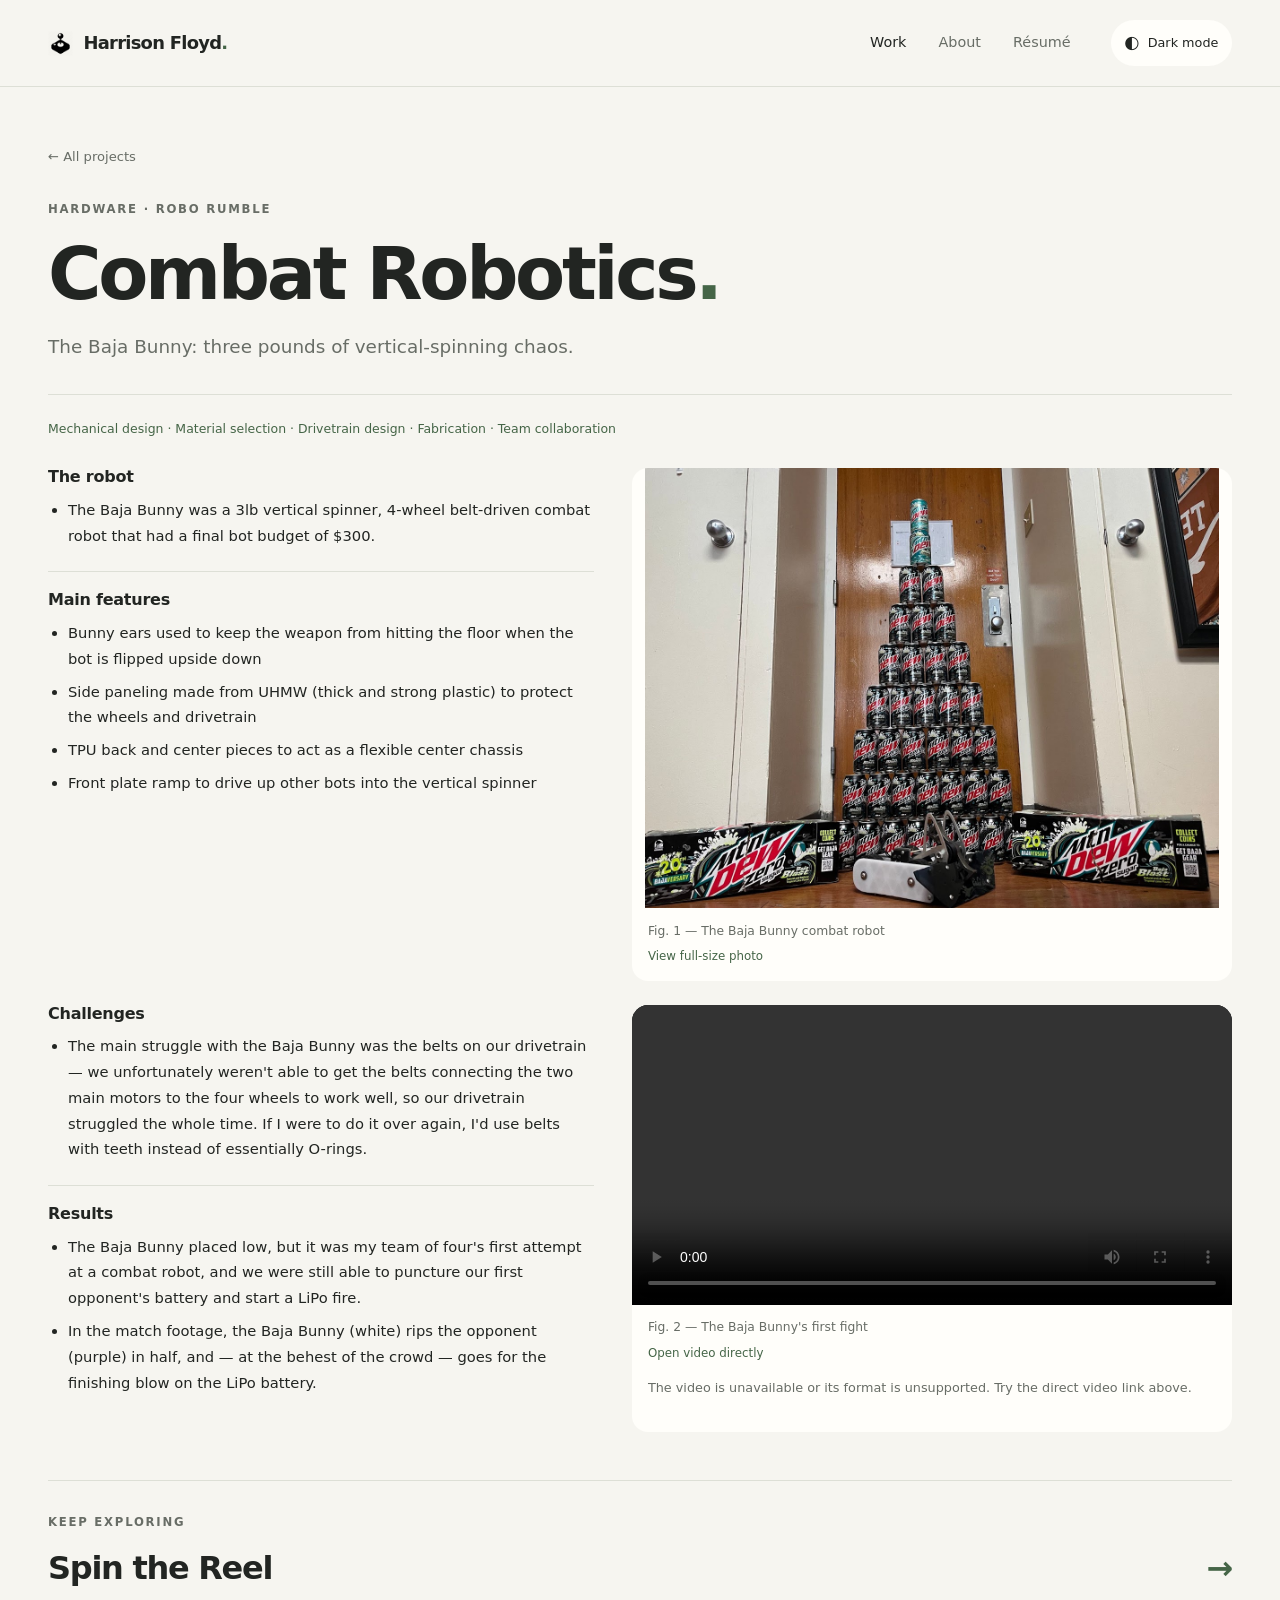
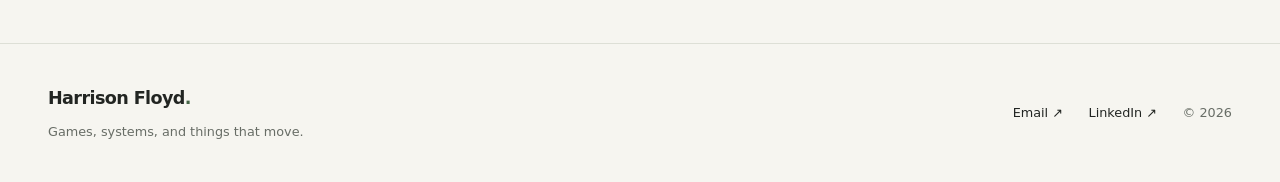
<file: combat-robotics.html>
<!DOCTYPE html><html lang="en"><head><title>Combat Robotics — Harrison Floyd</title><meta name="description" content="Combat Robotics. Game development, robotics, and cloud systems by Harrison Floyd."><meta charset="UTF-8"><meta name="viewport" content="width=device-width, initial-scale=1"><link rel="icon" href="media/joystick-icon.png" type="image/png"><link rel="stylesheet" href="assets/style.css"><script>try{document.documentElement.dataset.theme=localStorage.getItem('hf-theme')||(matchMedia('(prefers-color-scheme: dark)').matches?'dark':'light')}catch(e){document.documentElement.dataset.theme=matchMedia('(prefers-color-scheme: dark)').matches?'dark':'light'}</script><script src="assets/site.js" defer></script></head><body><a class="skip-link" href="#main">Skip to content</a><header class="site-header"><div class="nav-wrap"><a class="brand" href="index.html"><img src="media/joystick-icon.png" alt="" width="25" height="25" onerror="this.hidden=true"><span>Harrison Floyd<span class="brand-dot">.</span></span></a><nav aria-label="Main navigation"><a href="index.html#projects" aria-current="page">Work</a><a href="about.html">About</a><a href="resume.html">Résumé</a></nav><button class="theme-toggle" id="themeToggle" type="button" aria-label="Switch color theme"><span class="theme-icon" aria-hidden="true">◐</span><span class="theme-label">Dark mode</span></button></div></header><main id="main"><div class="page-heading"><a class="back-link" href="index.html#projects">← All projects</a><p class="eyebrow">Hardware · Robo Rumble</p><h1>Combat Robotics<span class="brand-dot">.</span></h1><p class="page-summary">The Baja Bunny: three pounds of vertical-spinning chaos.</p></div><section class="project-section" id="combat-robotics-content"><div class="col"><div class="panel project-panel">
        <p class="project-context">Mechanical design · Material selection · Drivetrain design · Fabrication · Team collaboration</p>
        <div class="project-columns"><div class="project-copy"><div class="field">
          <h4>The robot</h4>
          <ul>
            <li>The Baja Bunny was a 3lb vertical spinner, 4-wheel belt-driven combat robot that had a final bot budget of $300.</li>
          </ul>
        </div>
        <div class="field">
          <h4>Main features</h4>
          <ul>
            <li>Bunny ears used to keep the weapon from hitting the floor when the bot is flipped upside down</li>
            <li>Side paneling made from UHMW (thick and strong plastic) to protect the wheels and drivetrain</li>
            <li>TPU back and center pieces to act as a flexible center chassis</li>
            <li>Front plate ramp to drive up other bots into the vertical spinner</li>
          </ul>
        </div>
        </div><div class="project-visuals"><figure class="project-media project-photo">
          <a href="media/baja_bunny.jpg" target="_blank" rel="noopener" aria-label="View the baja bunny combat robot at full size">
            <img src="media/baja_bunny.jpg" alt="The Baja Bunny combat robot" loading="lazy" decoding="async" aria-describedby="bajaBunnyPhotoCaption">
          </a>
          <figcaption id="bajaBunnyPhotoCaption">Fig. 1 — The Baja Bunny combat robot</figcaption>
          <p class="media-link"><a href="media/baja_bunny.jpg" target="_blank" rel="noopener">View full-size photo</a></p>
        </figure>
        </div></div><div class="project-columns"><div class="project-copy"><div class="field">
          <h4>Challenges</h4>
          <ul>
            <li>The main struggle with the Baja Bunny was the belts on our drivetrain — we unfortunately weren't able to get the belts connecting the two main motors to the four wheels to work well, so our drivetrain struggled the whole time. If I were to do it over again, I'd use belts with teeth instead of essentially O-rings.</li>
          </ul>
        </div>
        <div class="field">
          <h4>Results</h4>
          <ul>
            <li>The Baja Bunny placed low, but it was my team of four's first attempt at a combat robot, and we were still able to puncture our first opponent's battery and start a LiPo fire.</li>
            <li>In the match footage, the Baja Bunny (white) rips the opponent (purple) in half, and — at the behest of the crowd — goes for the finishing blow on the LiPo battery.</li>
          </ul>
        </div>
        </div><div class="project-visuals"><figure class="project-media">
          <video id="bajaBunnyVideo" controls playsinline preload="metadata" src="media/baja_bunny.mp4" aria-label="The Baja Bunny combat robotics match" aria-describedby="bajaBunnyVideoCaption">
            Your browser does not support embedded video.
          </video>
          <figcaption id="bajaBunnyVideoCaption">Fig. 2 — The Baja Bunny's first fight</figcaption>
          <p class="media-link"><a href="media/baja_bunny.mp4" target="_blank" rel="noopener">Open video directly</a></p>
          <p class="media-error" role="status" hidden></p>
        </figure>
      </div></div></div>
    </div></section><aside class="next-project"><span class="eyebrow">Keep exploring</span><a href="spin-the-reel.html">Spin the Reel <span aria-hidden="true">→</span></a></aside></main><footer><div><a class="footer-name" href="index.html">Harrison Floyd<span class="brand-dot">.</span></a><p>Games, systems, and things that move.</p></div><div class="footer-links"><a href="mailto:harrisonfloyd05@gmail.com">Email ↗</a><a href="https://www.linkedin.com/in/hfloyd" target="_blank" rel="noopener">LinkedIn ↗</a><span>© <span id="year"></span></span></div></footer><div class="toast" id="toast" role="status" hidden></div></body></html>
</file>
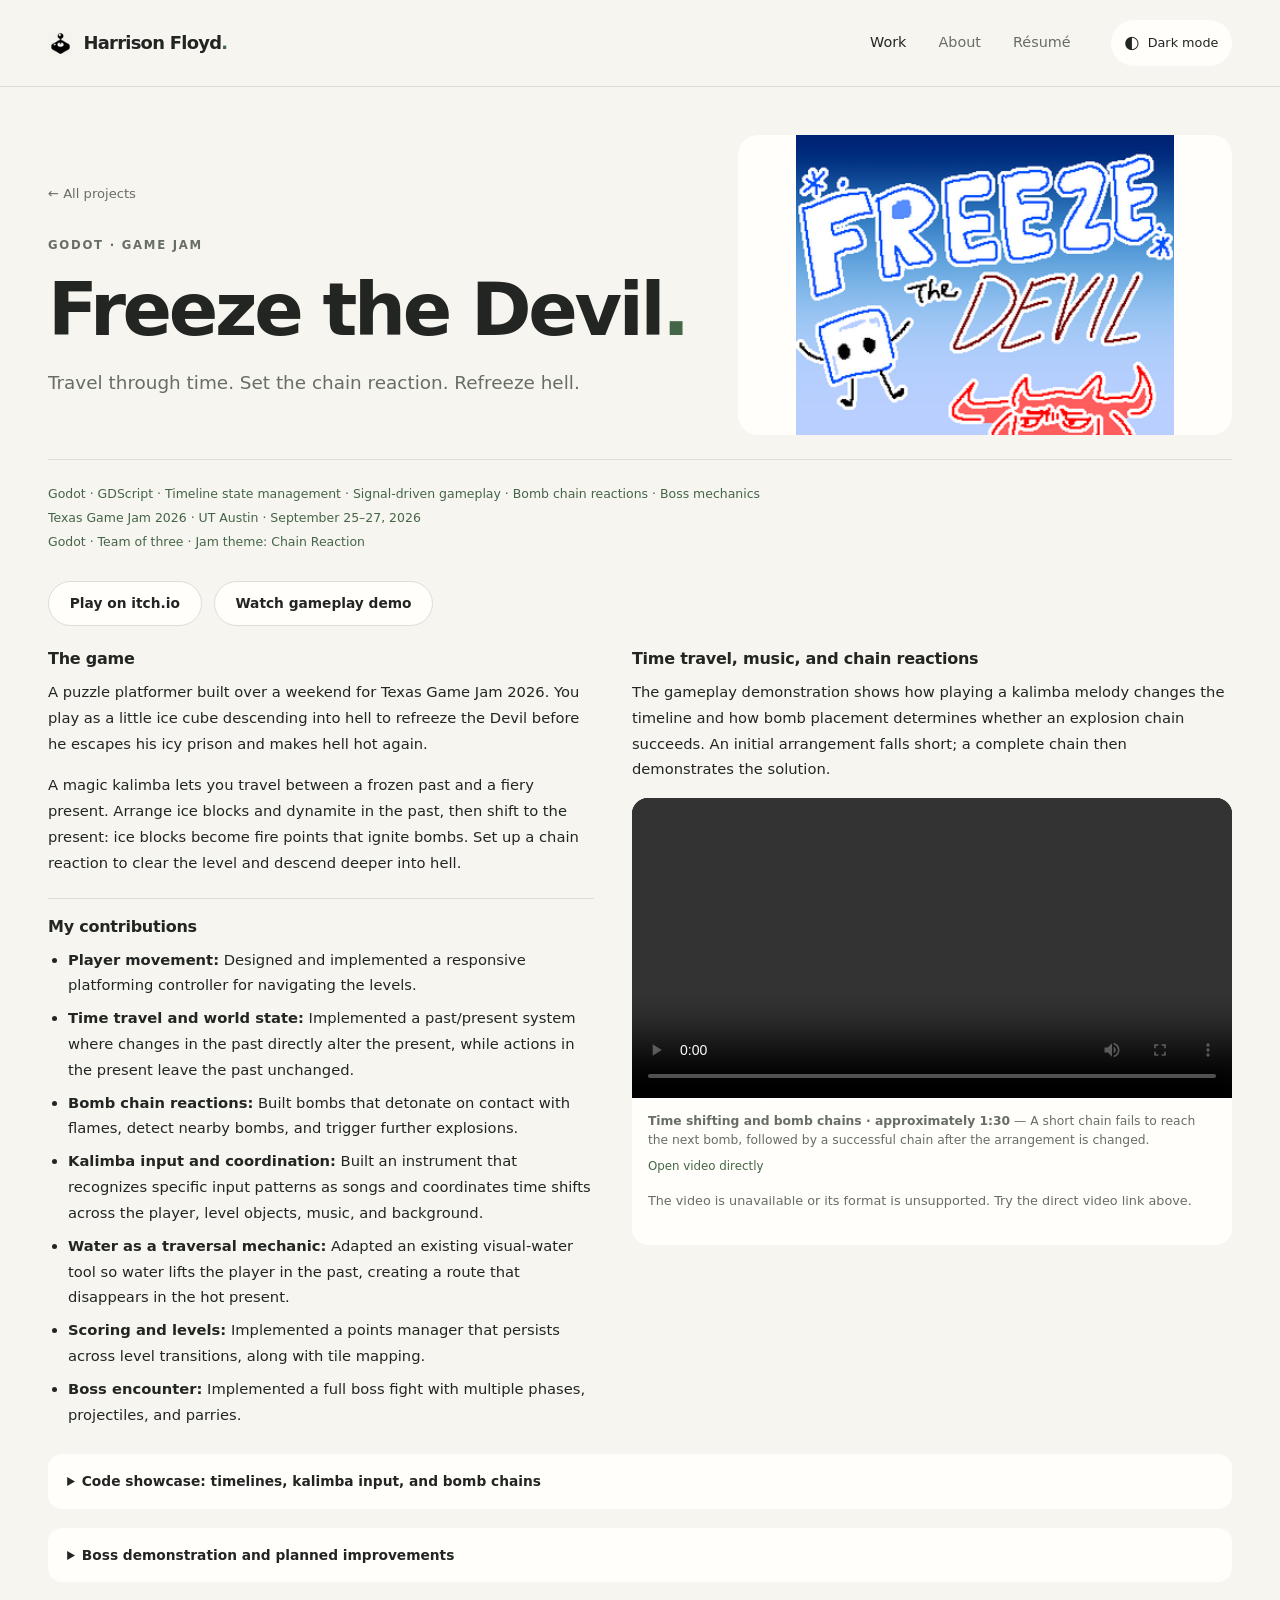
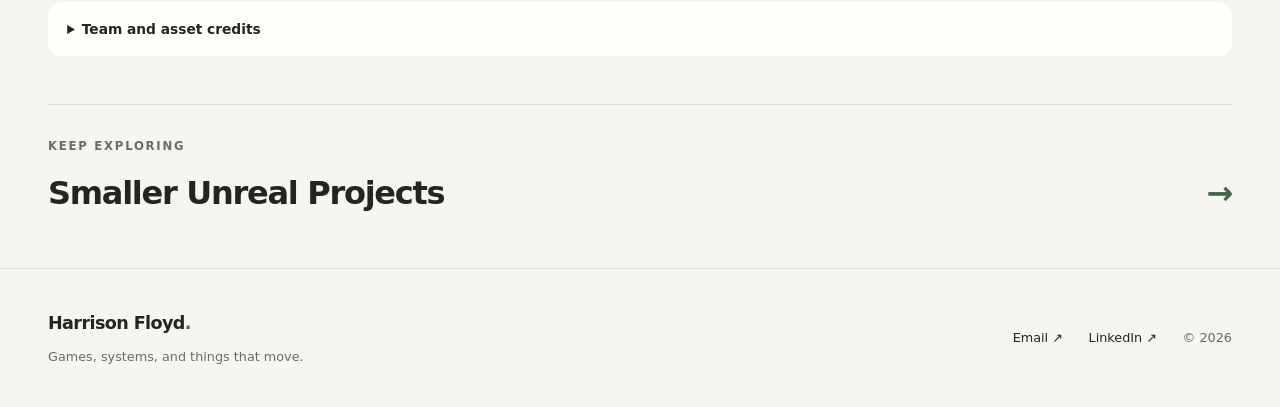
<file: freeze-the-devil.html>
<!DOCTYPE html>
<html lang="en"><head><title>Freeze the Devil — Harrison Floyd</title><meta name="description" content="Freeze the Devil. Game development, robotics, and cloud systems by Harrison Floyd."><meta charset="UTF-8"><meta name="viewport" content="width=device-width, initial-scale=1"><link rel="icon" href="media/joystick-icon.png" type="image/png"><link rel="stylesheet" href="assets/style.css"><script>try{document.documentElement.dataset.theme=localStorage.getItem('hf-theme')||(matchMedia('(prefers-color-scheme: dark)').matches?'dark':'light')}catch(e){document.documentElement.dataset.theme=matchMedia('(prefers-color-scheme: dark)').matches?'dark':'light'}</script><script src="assets/site.js" defer></script></head><body><a class="skip-link" href="#main">Skip to content</a><header class="site-header"><div class="nav-wrap"><a class="brand" href="index.html"><img src="media/joystick-icon.png" alt="" width="25" height="25" onerror="this.hidden=true"><span>Harrison Floyd<span class="brand-dot">.</span></span></a><nav aria-label="Main navigation"><a href="index.html#projects" aria-current="page">Work</a><a href="about.html">About</a><a href="resume.html">Résumé</a></nav><button class="theme-toggle" id="themeToggle" type="button" aria-label="Switch color theme"><span class="theme-icon" aria-hidden="true">◐</span><span class="theme-label">Dark mode</span></button></div></header><main id="main"><div class="project-intro"><div class="page-heading"><a class="back-link" href="index.html#projects">← All projects</a><p class="eyebrow">Godot · Game jam</p><h1>Freeze the Devil<span class="brand-dot">.</span></h1><p class="page-summary">Travel through time. Set the chain reaction. Refreeze hell.</p></div><figure class="project-cover"><img src="media/FTD_tile.png" alt="Freeze the Devil project image" decoding="async"></figure></div><section class="project-section" id="freeze-the-devil-content"><div class="col"><div class="panel project-panel" id="freeze-the-devil">
        <p class="project-context">Godot · GDScript · Timeline state management · Signal-driven gameplay · Bomb chain reactions · Boss mechanics<br>Texas Game Jam 2026 · UT Austin · September 25–27, 2026<br>Godot · Team of three · Jam theme: Chain Reaction</p>
        <div class="project-actions">
          <a class="btn" href="https://kemblebee.itch.io/freezethedevil" target="_blank" rel="noopener">Play on itch.io</a>
          <a class="btn" href="https://youtu.be/TJ-0jGYwcN4" target="_blank" rel="noopener">Watch gameplay demo</a>
        </div>
        <div class="project-columns"><div class="project-copy"><div class="field">
          <h4>The game</h4>
          <p>A puzzle platformer built over a weekend for Texas Game Jam 2026. You play as a little ice cube descending into hell to refreeze the Devil before he escapes his icy prison and makes hell hot again.</p>
          <p>A magic kalimba lets you travel between a frozen past and a fiery present. Arrange ice blocks and dynamite in the past, then shift to the present: ice blocks become fire points that ignite bombs. Set up a chain reaction to clear the level and descend deeper into hell.</p>
        </div>
        <div class="field">
          <h4>My contributions</h4>
          <ul>
            <li><strong>Player movement:</strong> Designed and implemented a responsive platforming controller for navigating the levels.</li>
            <li><strong>Time travel and world state:</strong> Implemented a past/present system where changes in the past directly alter the present, while actions in the present leave the past unchanged.</li>
            <li><strong>Bomb chain reactions:</strong> Built bombs that detonate on contact with flames, detect nearby bombs, and trigger further explosions.</li>
            <li><strong>Kalimba input and coordination:</strong> Built an instrument that recognizes specific input patterns as songs and coordinates time shifts across the player, level objects, music, and background.</li>
            <li><strong>Water as a traversal mechanic:</strong> Adapted an existing visual-water tool so water lifts the player in the past, creating a route that disappears in the hot present.</li>
            <li><strong>Scoring and levels:</strong> Implemented a points manager that persists across level transitions, along with tile mapping.</li>
            <li><strong>Boss encounter:</strong> Implemented a full boss fight with multiple phases, projectiles, and parries.</li>
          </ul>
        </div>
        </div><div class="project-visuals"><div class="field">
          <h4>Time travel, music, and chain reactions</h4>
          <p>The gameplay demonstration shows how playing a kalimba melody changes the timeline and how bomb placement determines whether an explosion chain succeeds. An initial arrangement falls short; a complete chain then demonstrates the solution.</p>
        </div>
        <figure class="project-media">
          <video id="freezeTimeDemo" controls playsinline preload="metadata" src="media/Freeze-The-Devil-Time-Shift-Demo.mp4" aria-label="Time shifting and bomb chains · approximately 1:30" aria-describedby="freezeTimeDemoCaption">
            Your browser does not support embedded video.
          </video>
          <figcaption id="freezeTimeDemoCaption"><strong>Time shifting and bomb chains · approximately 1:30</strong> — A short chain fails to reach the next bomb, followed by a successful chain after the arrangement is changed.</figcaption>
          <p class="media-link"><a href="media/Freeze-The-Devil-Time-Shift-Demo.mp4" target="_blank" rel="noopener">Open video directly</a></p>
          <p class="media-error" role="status" hidden></p>
        </figure>
        </div></div><details class="project-details"><summary>Code showcase: timelines, kalimba input, and bomb chains</summary><div class="project-details-body"><div class="field">
          <h4>The central technical challenge</h4>
          <p>The two timelines need to preserve different world states while maintaining a one-way relationship: changing the past changes the present, but changing the present cannot rewrite the past. That rule connects object placement, fire, bomb explosions, and traversal into a single puzzle system.</p>
          <p>The kalimba serves as the player's interface to this system, coordinating the gameplay and presentation changes when a song triggers a time shift.</p>
        </div>
        <div class="project-gallery"><figure class="project-media code-media freeze-media">
          <a href="media/freeze-the-devil-time-state.png" target="_blank" rel="noopener" aria-label="View time-state code at full size">
            <img src="media/freeze-the-devil-time-state.png" alt="Freeze the Devil: time-state code" loading="lazy" decoding="async">
          </a>
          <figcaption><strong>Time-state code</strong> — Stores past and present positions separately. Returning to the past preserves the present position; changing the past beyond a movement tolerance resets the present position to match. A signal reports whether the past changed.</figcaption>
          <p class="media-link"><a href="media/freeze-the-devil-time-state.png" target="_blank" rel="noopener">View full-size image</a></p>
        </figure>
        <figure class="project-media code-media freeze-media">
          <a href="media/freeze-the-devil-kalimba-songs.png" target="_blank" rel="noopener" aria-label="View kalimba song definitions at full size">
            <img src="media/freeze-the-devil-kalimba-songs.png" alt="Freeze the Devil: kalimba song definitions" loading="lazy" decoding="async">
          </a>
          <figcaption><strong>Kalimba song definitions</strong> — Five-note sequences define the songs for the past, present, faster time, and normal time.</figcaption>
          <p class="media-link"><a href="media/freeze-the-devil-kalimba-songs.png" target="_blank" rel="noopener">View full-size image</a></p>
        </figure>
        <figure class="project-media code-media freeze-media">
          <a href="media/freeze-the-devil-kalimba-input.png" target="_blank" rel="noopener" aria-label="View kalimba input and signals at full size">
            <img src="media/freeze-the-devil-kalimba-input.png" alt="Freeze the Devil: kalimba input and signals" loading="lazy" decoding="async">
          </a>
          <figcaption><strong>Kalimba input and signals</strong> — Collects directional notes while the instrument button is held, matches the sequence against the songs, and emits the corresponding time-shift or speed signal before clearing the input.</figcaption>
          <p class="media-link"><a href="media/freeze-the-devil-kalimba-input.png" target="_blank" rel="noopener">View full-size image</a></p>
        </figure>
        </div><div class="field">
          <h4>Bomb behavior and scene structure</h4>
          <p>The explosion method and bomb scene show how detection areas, object state, and deferred calls work together to produce a chain reaction without repeatedly triggering the same bomb.</p>
        </div>
        <div class="project-gallery"><figure class="project-media code-media freeze-media">
          <a href="media/freeze-the-devil-bomb-explode.png" target="_blank" rel="noopener" aria-label="View bomb explosions and chain reactions at full size">
            <img src="media/freeze-the-devil-bomb-explode.png" alt="Freeze the Devil: bomb explosions and chain reactions" loading="lazy" decoding="async">
          </a>
          <figcaption><strong>Bomb explosions and chain reactions</strong> — An exploded guard prevents repeated detonations. The bomb freezes, disables its collision, hides its sprite, and plays its sound before checking overlapping bodies. Deferred explode calls propagate the chain to nearby bombs and other supported objects.</figcaption>
          <p class="media-link"><a href="media/freeze-the-devil-bomb-explode.png" target="_blank" rel="noopener">View full-size image</a></p>
        </figure>
        <figure class="project-media code-media freeze-media">
          <a href="media/freeze-the-devil-bomb-scene.png" target="_blank" rel="noopener" aria-label="View bomb scene and detection areas at full size">
            <img src="media/freeze-the-devil-bomb-scene.png" alt="Freeze the Devil: bomb scene and detection areas" loading="lazy" decoding="async">
          </a>
          <figcaption><strong>Bomb scene and detection areas</strong> — The scene separates the smaller trigger area from the larger circular explosion area, alongside the physical collision shape, sprites, audio player, and time-state component.</figcaption>
          <p class="media-link"><a href="media/freeze-the-devil-bomb-scene.png" target="_blank" rel="noopener">View full-size image</a></p>
        </figure>
        </div></div></details><details class="project-details"><summary>Boss demonstration and planned improvements</summary><div class="project-details-body"><div class="project-columns"><div class="project-copy"><div class="field">
          <h4>Boss encounter — current jam build</h4>
          <p>The boss demonstration shows a quick finish: one parry and two dynamite explosions defeat the boss through both phases. This also exposes a balancing issue in the jam build: damage can bypass the intended second-phase encounter.</p>
        </div>
        <div class="field">
          <h4>What I would improve next</h4>
          <p>The jam build demonstrates the core systems, but playtesting exposed several areas I want to refine:</p>
          <ul>
            <li><strong>Block movement and puzzle recovery:</strong> Blocks can stick to the ground and become unpushable from certain directions. I would investigate collision clearance and ground friction, test a small floor buffer, and add a pull interaction so players have more ways to recover a block's position.</li>
            <li><strong>Audio lifecycle:</strong> Some voice lines replay when a level restarts after death. I would centralize shared audio in a persistent manager and track which voice lines have already played, separating replayable sound effects from one-time dialogue.</li>
            <li><strong>Boss readability and progression:</strong> The second-phase attack needs a visible cue. I would add a clear visual telegraph, revise damage and phase-transition handling so two dynamite explosions cannot bypass the second phase, and refine parry timing and feedback.</li>
          </ul>
        </div>
        </div><div class="project-visuals"><figure class="project-media">
          <video id="freezeBossDemo" controls playsinline preload="metadata" src="media/Freeze-The-Devil-Boss-Demo.mp4" aria-label="Boss fight: parry and dynamite" aria-describedby="freezeBossDemoCaption">
            Your browser does not support embedded video.
          </video>
          <figcaption id="freezeBossDemoCaption"><strong>Boss fight: parry and dynamite</strong> — A short run demonstrating projectile parrying and explosive damage, including the current phase-skip issue.</figcaption>
          <p class="media-link"><a href="media/Freeze-The-Devil-Boss-Demo.mp4" target="_blank" rel="noopener">Open video directly</a></p>
          <p class="media-error" role="status" hidden></p>
        </figure>
        </div></div></div></details><details class="project-details"><summary>Team and asset credits</summary><div class="project-details-body"><div class="field">
          <h4>Team and asset credits</h4>
          <p>Created with Kemblebee and Tokani as Team Crowbar. My contributions above focus on gameplay systems; full team and external-asset credits are available on the <a href="https://itch.io/jam/texas-game-jam-2026/rate/5057981" target="_blank" rel="noopener">jam submission</a>.</p>
          <p>The water mechanic builds on a water-class base by Jesse Madyson (Mostly Mad Productions), which I adapted for platforming and time travel.</p>
        </div>
      </div></details></div>

    </div></section><aside class="next-project"><span class="eyebrow">Keep exploring</span><a href="smaller-unreal-projects.html">Smaller Unreal Projects <span aria-hidden="true">→</span></a></aside></main><footer><div><a class="footer-name" href="index.html">Harrison Floyd<span class="brand-dot">.</span></a><p>Games, systems, and things that move.</p></div><div class="footer-links"><a href="mailto:harrisonfloyd05@gmail.com">Email ↗</a><a href="https://www.linkedin.com/in/hfloyd" target="_blank" rel="noopener">LinkedIn ↗</a><span>© <span id="year"></span></span></div></footer><div class="toast" id="toast" role="status" hidden></div></body></html>
</file>
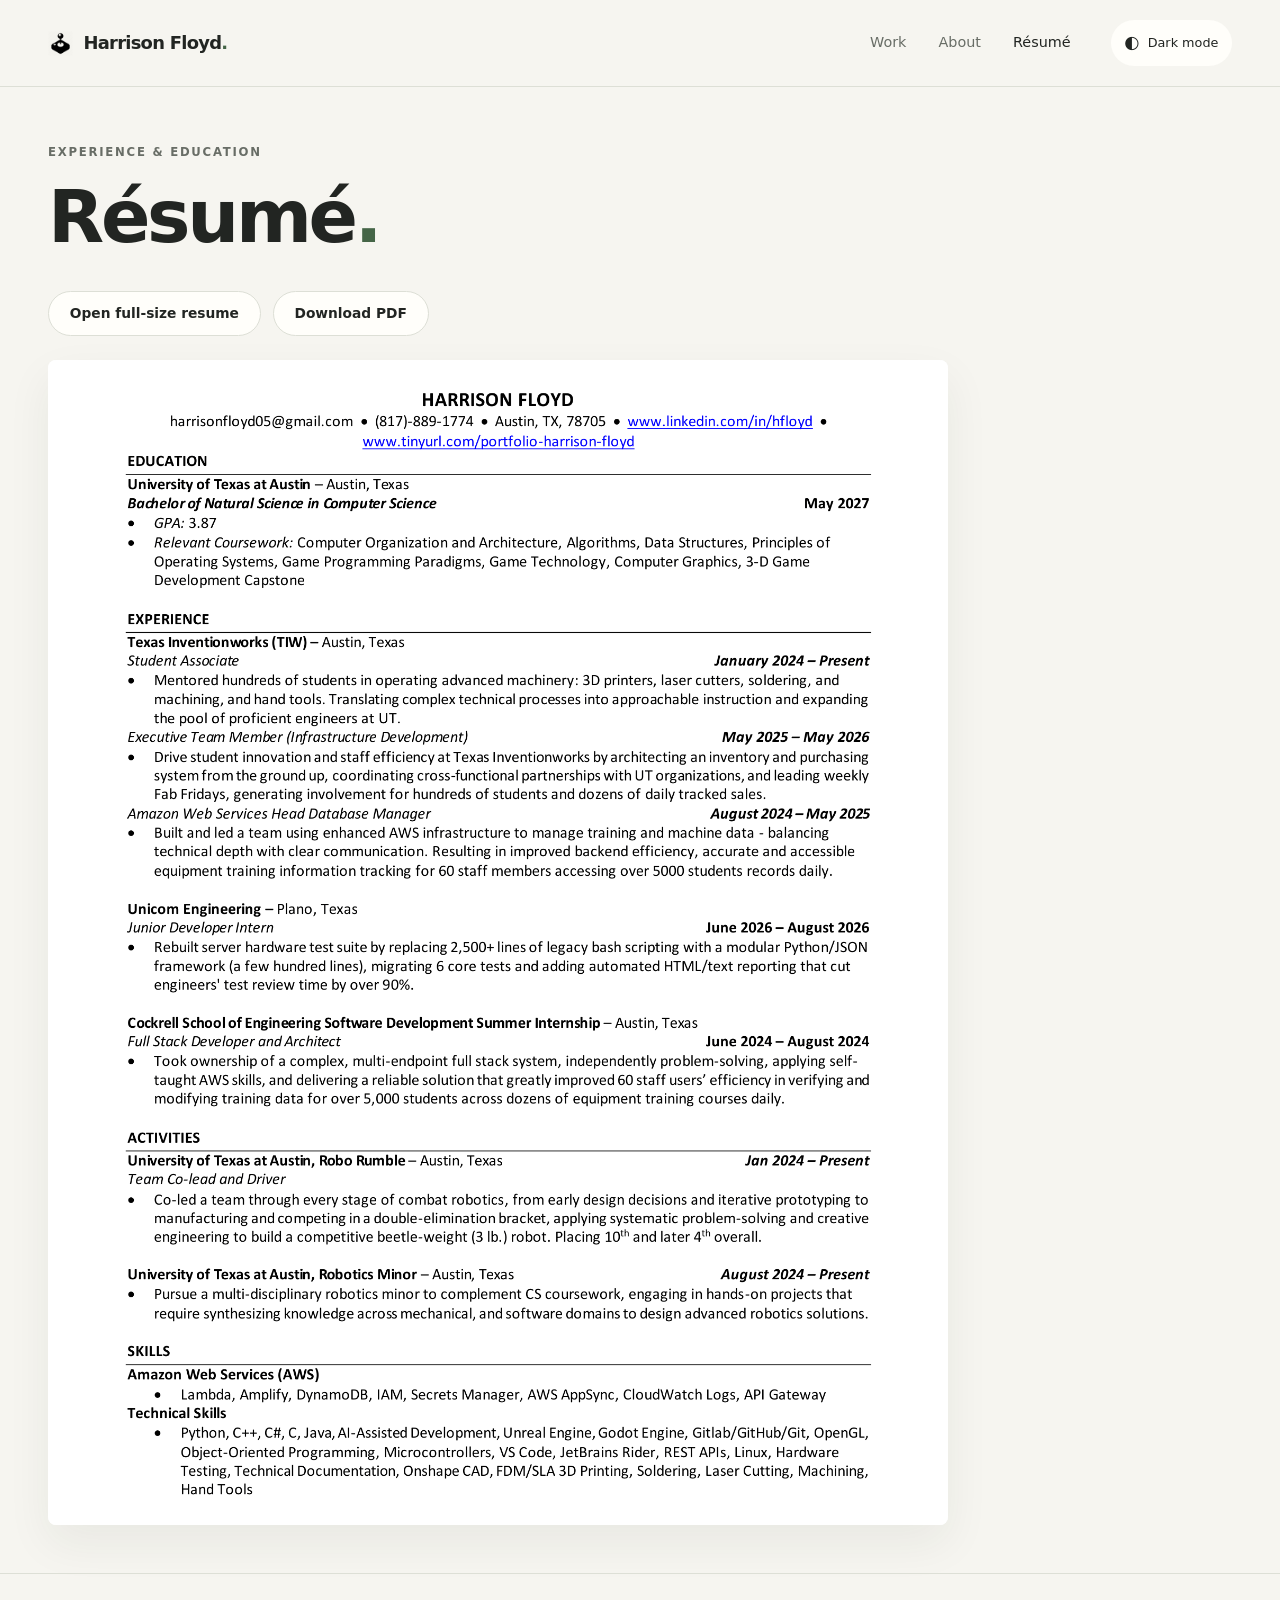
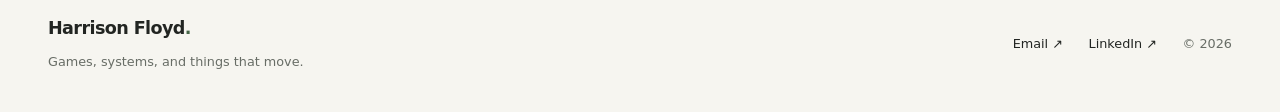
<file: resume.html>
<!DOCTYPE html><html lang="en"><head><title>Résumé — Harrison Floyd</title><meta name="description" content="Résumé. Game development, robotics, and cloud systems by Harrison Floyd."><meta charset="UTF-8"><meta name="viewport" content="width=device-width, initial-scale=1"><link rel="icon" href="media/joystick-icon.png" type="image/png"><link rel="stylesheet" href="assets/style.css"><script>try{document.documentElement.dataset.theme=localStorage.getItem('hf-theme')||(matchMedia('(prefers-color-scheme: dark)').matches?'dark':'light')}catch(e){document.documentElement.dataset.theme=matchMedia('(prefers-color-scheme: dark)').matches?'dark':'light'}</script><script src="assets/site.js" defer></script></head><body><a class="skip-link" href="#main">Skip to content</a><header class="site-header"><div class="nav-wrap"><a class="brand" href="index.html"><img src="media/joystick-icon.png" alt="" width="25" height="25" onerror="this.hidden=true"><span>Harrison Floyd<span class="brand-dot">.</span></span></a><nav aria-label="Main navigation"><a href="index.html#projects">Work</a><a href="about.html">About</a><a href="resume.html" aria-current="page">Résumé</a></nav><button class="theme-toggle" id="themeToggle" type="button" aria-label="Switch color theme"><span class="theme-icon" aria-hidden="true">◐</span><span class="theme-label">Dark mode</span></button></div></header><main id="main"><div class="page-heading"><p class="eyebrow">Experience &amp; education</p><h1>Résumé<span class="brand-dot">.</span></h1></div><section id="resume">
    <div class="col">
      <div class="resume-frame">
        <div class="resume-actions">
          <a class="btn" href="media/resume.pdf" target="_blank" rel="noopener">Open full-size resume</a>
          <a class="btn" href="media/resume.pdf" download="Harrison-Floyd-Resume.pdf">Download PDF</a>
        </div>
        <img class="resume-image" src="media/resume.png" alt="Harrison Floyd’s full one-page resume. A readable PDF is available using the links above." loading="lazy" decoding="async">
      </div>
    </div>
  </section>

  </main><footer><div><a class="footer-name" href="index.html">Harrison Floyd<span class="brand-dot">.</span></a><p>Games, systems, and things that move.</p></div><div class="footer-links"><a href="mailto:harrisonfloyd05@gmail.com">Email ↗</a><a href="https://www.linkedin.com/in/hfloyd" target="_blank" rel="noopener">LinkedIn ↗</a><span>© <span id="year"></span></span></div></footer><div class="toast" id="toast" role="status" hidden></div></body></html>
</file>
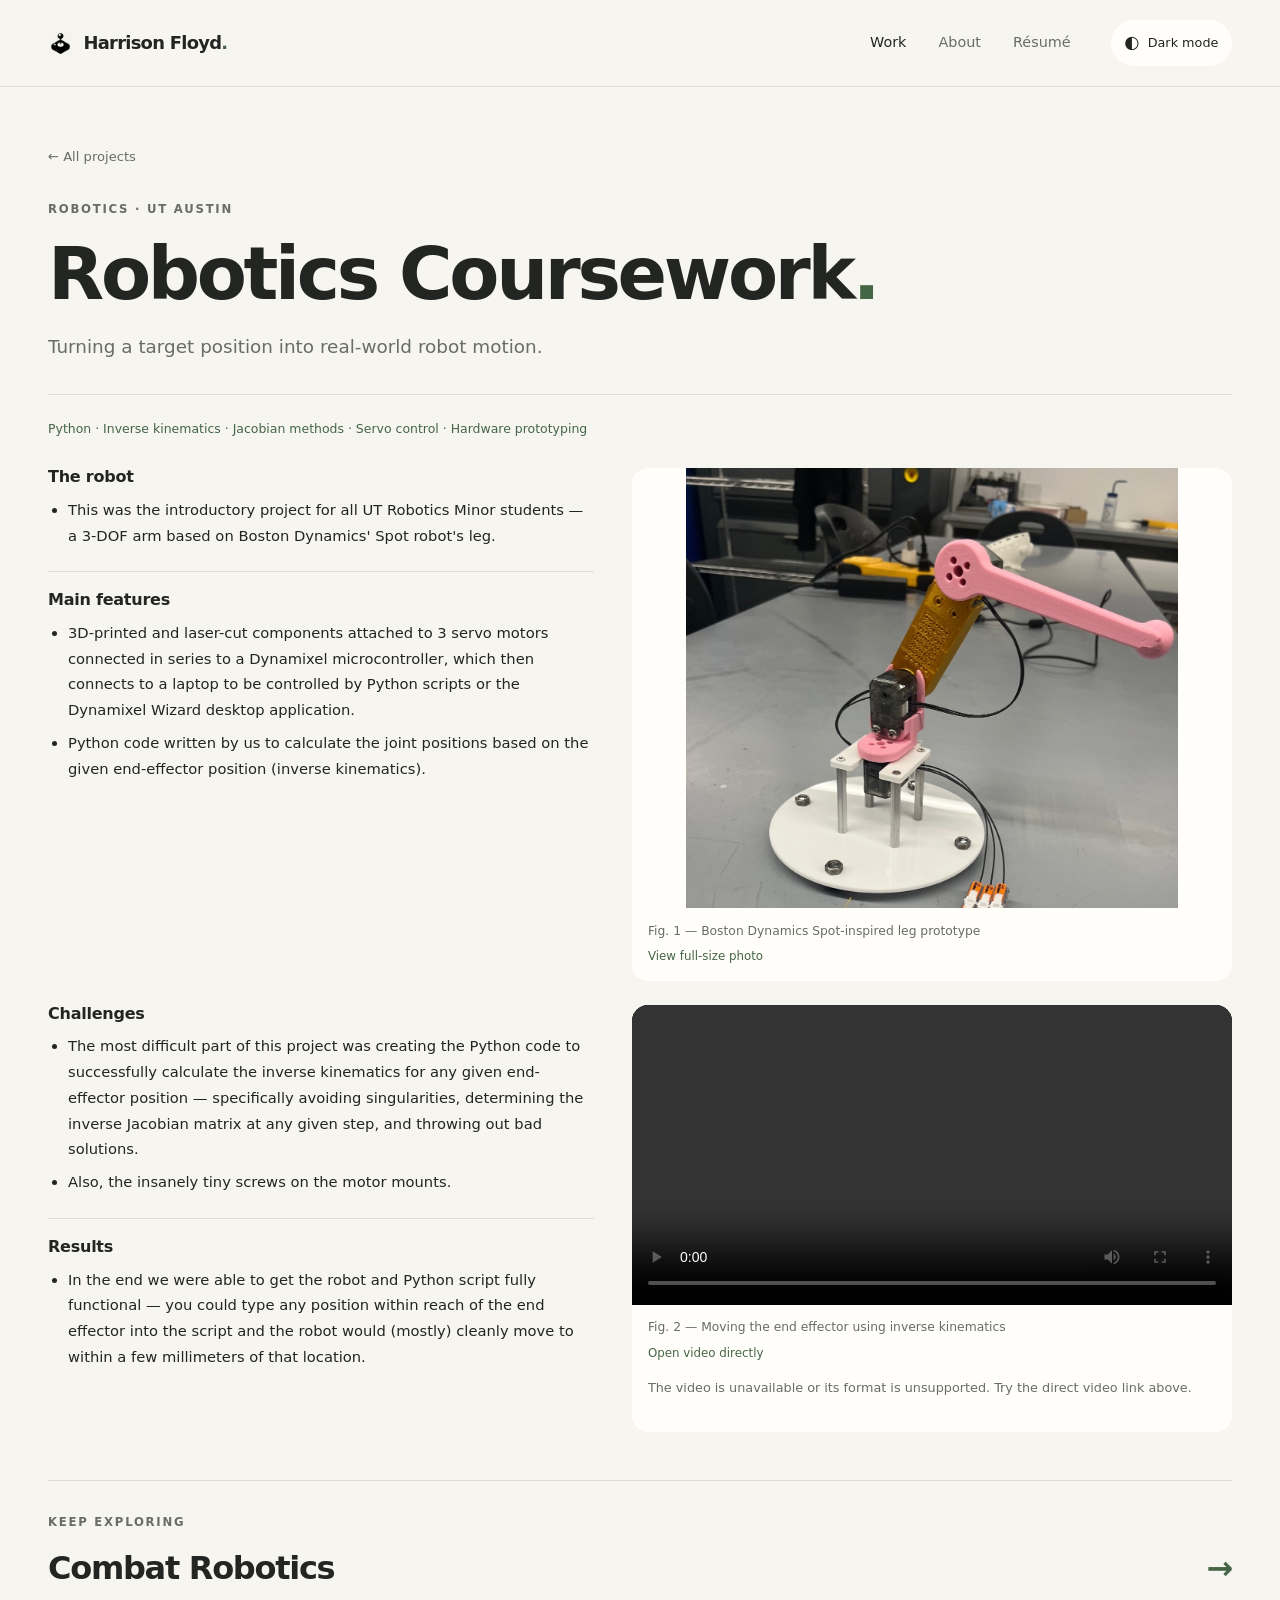
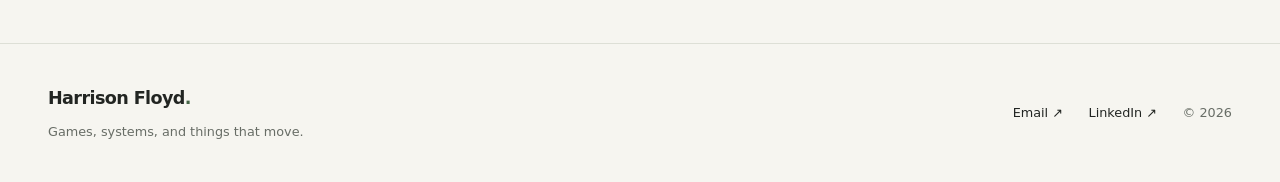
<file: robotics-coursework.html>
<!DOCTYPE html><html lang="en"><head><title>Robotics Coursework — Harrison Floyd</title><meta name="description" content="Robotics Coursework. Game development, robotics, and cloud systems by Harrison Floyd."><meta charset="UTF-8"><meta name="viewport" content="width=device-width, initial-scale=1"><link rel="icon" href="media/joystick-icon.png" type="image/png"><link rel="stylesheet" href="assets/style.css"><script>try{document.documentElement.dataset.theme=localStorage.getItem('hf-theme')||(matchMedia('(prefers-color-scheme: dark)').matches?'dark':'light')}catch(e){document.documentElement.dataset.theme=matchMedia('(prefers-color-scheme: dark)').matches?'dark':'light'}</script><script src="assets/site.js" defer></script></head><body><a class="skip-link" href="#main">Skip to content</a><header class="site-header"><div class="nav-wrap"><a class="brand" href="index.html"><img src="media/joystick-icon.png" alt="" width="25" height="25" onerror="this.hidden=true"><span>Harrison Floyd<span class="brand-dot">.</span></span></a><nav aria-label="Main navigation"><a href="index.html#projects" aria-current="page">Work</a><a href="about.html">About</a><a href="resume.html">Résumé</a></nav><button class="theme-toggle" id="themeToggle" type="button" aria-label="Switch color theme"><span class="theme-icon" aria-hidden="true">◐</span><span class="theme-label">Dark mode</span></button></div></header><main id="main"><div class="page-heading"><a class="back-link" href="index.html#projects">← All projects</a><p class="eyebrow">Robotics · UT Austin</p><h1>Robotics Coursework<span class="brand-dot">.</span></h1><p class="page-summary">Turning a target position into real-world robot motion.</p></div><section class="project-section" id="robotics-coursework-content"><div class="col"><div class="panel project-panel">
        <p class="project-context">Python · Inverse kinematics · Jacobian methods · Servo control · Hardware prototyping</p>
        <div class="project-columns"><div class="project-copy"><div class="field">
          <h4>The robot</h4>
          <ul>
            <li>This was the introductory project for all UT Robotics Minor students — a 3-DOF arm based on Boston Dynamics' Spot robot's leg.</li>
          </ul>
        </div>
        <div class="field">
          <h4>Main features</h4>
          <ul>
            <li>3D-printed and laser-cut components attached to 3 servo motors connected in series to a Dynamixel microcontroller, which then connects to a laptop to be controlled by Python scripts or the Dynamixel Wizard desktop application.</li>
            <li>Python code written by us to calculate the joint positions based on the given end-effector position (inverse kinematics).</li>
          </ul>
        </div>
        </div><div class="project-visuals"><figure class="project-media project-photo">
          <a href="media/BostonLeg.jpg" target="_blank" rel="noopener" aria-label="View boston dynamics spot-inspired robotic leg prototype at full size">
            <img src="media/BostonLeg.jpg" alt="Boston Dynamics Spot-inspired robotic leg prototype" loading="lazy" decoding="async" aria-describedby="spotLegPhotoCaption">
          </a>
          <figcaption id="spotLegPhotoCaption">Fig. 1 — Boston Dynamics Spot-inspired leg prototype</figcaption>
          <p class="media-link"><a href="media/BostonLeg.jpg" target="_blank" rel="noopener">View full-size photo</a></p>
        </figure>
        </div></div><div class="project-columns"><div class="project-copy"><div class="field">
          <h4>Challenges</h4>
          <ul>
            <li>The most difficult part of this project was creating the Python code to successfully calculate the inverse kinematics for any given end-effector position — specifically avoiding singularities, determining the inverse Jacobian matrix at any given step, and throwing out bad solutions.</li>
            <li>Also, the insanely tiny screws on the motor mounts.</li>
          </ul>
        </div>
        <div class="field">
          <h4>Results</h4>
          <ul>
            <li>In the end we were able to get the robot and Python script fully functional — you could type any position within reach of the end effector into the script and the robot would (mostly) cleanly move to within a few millimeters of that location.</li>
          </ul>
        </div>
        </div><div class="project-visuals"><figure class="project-media">
          <video id="spotLegVideo" controls playsinline preload="metadata" src="media/inverse_kinematis_bot.MOV" aria-label="Robotic leg inverse kinematics demonstration" aria-describedby="spotLegVideoCaption">
            Your browser does not support embedded video.
          </video>
          <figcaption id="spotLegVideoCaption">Fig. 2 — Moving the end effector using inverse kinematics</figcaption>
          <p class="media-link"><a href="media/inverse_kinematis_bot.MOV" target="_blank" rel="noopener">Open video directly</a></p>
          <p class="media-error" role="status" hidden></p>
        </figure>
      </div></div></div>
    </div></section><aside class="next-project"><span class="eyebrow">Keep exploring</span><a href="combat-robotics.html">Combat Robotics <span aria-hidden="true">→</span></a></aside></main><footer><div><a class="footer-name" href="index.html">Harrison Floyd<span class="brand-dot">.</span></a><p>Games, systems, and things that move.</p></div><div class="footer-links"><a href="mailto:harrisonfloyd05@gmail.com">Email ↗</a><a href="https://www.linkedin.com/in/hfloyd" target="_blank" rel="noopener">LinkedIn ↗</a><span>© <span id="year"></span></span></div></footer><div class="toast" id="toast" role="status" hidden></div></body></html>
</file>
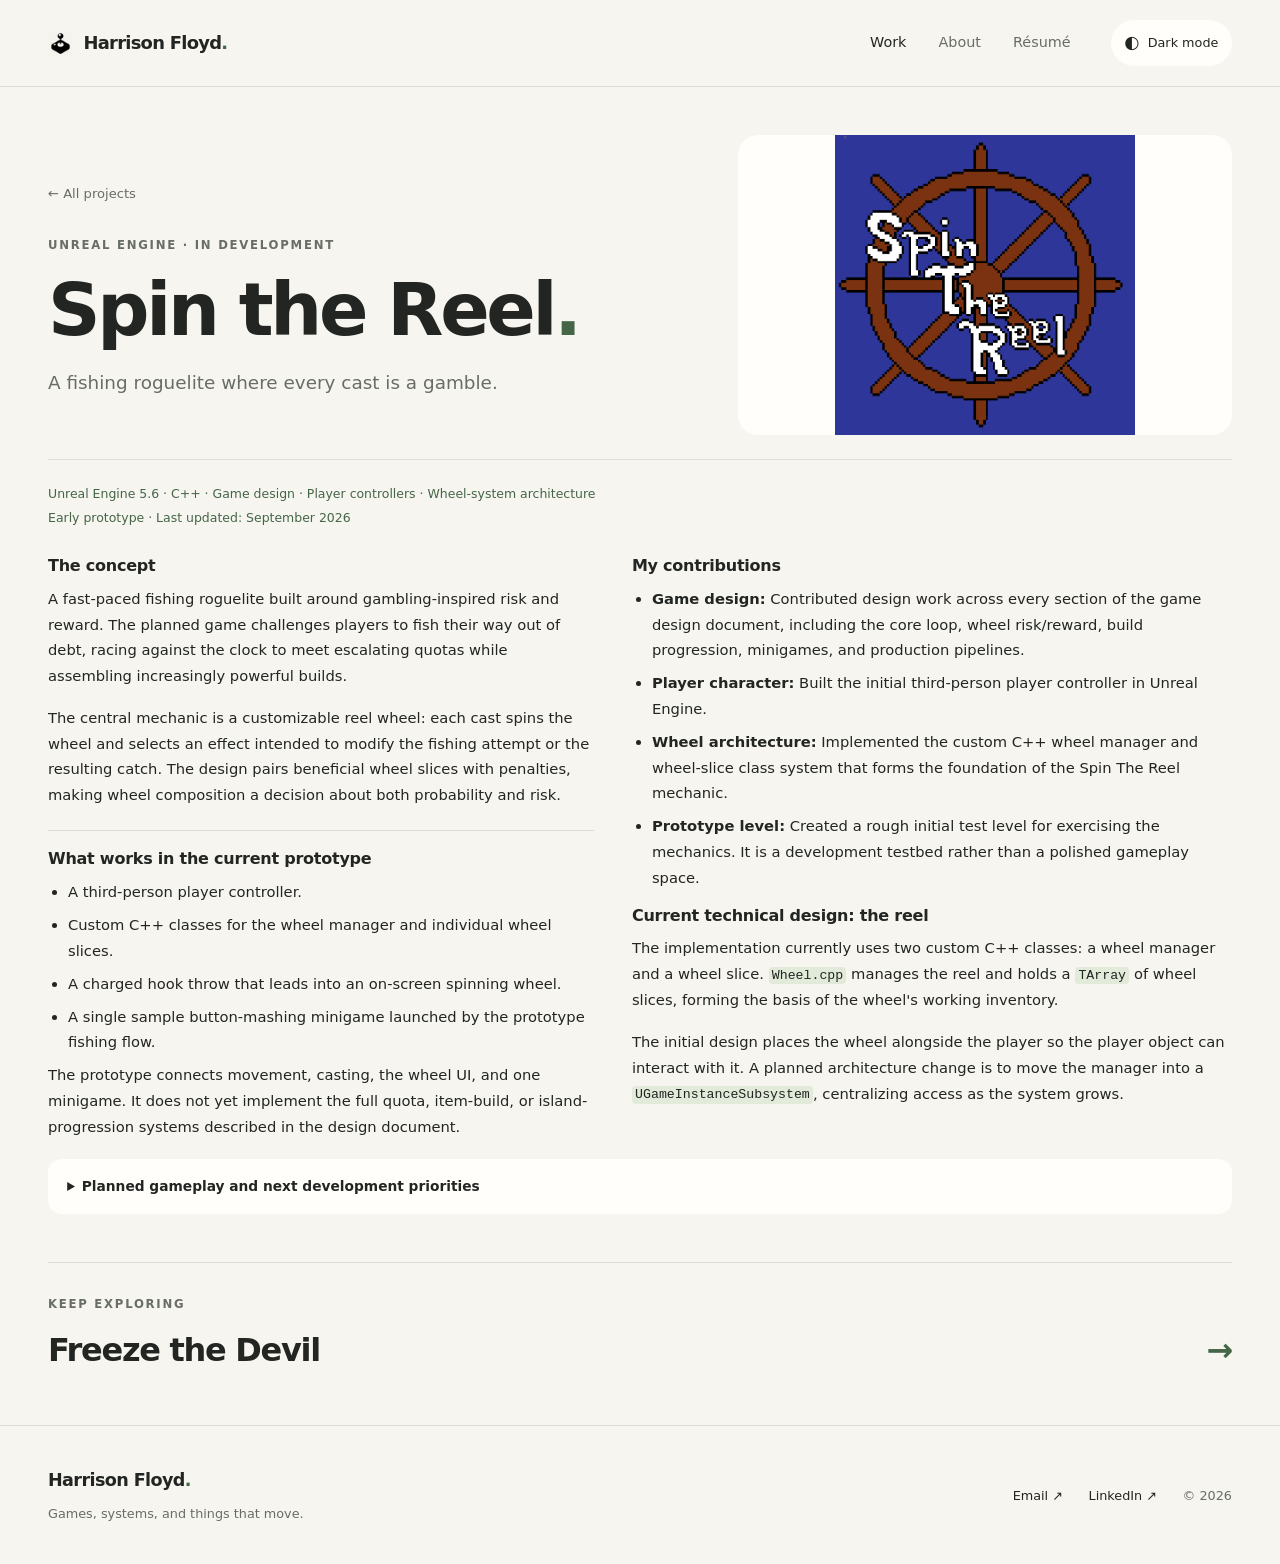
<file: spin-the-reel.html>
<!DOCTYPE html>
<html lang="en"><head><title>Spin the Reel — Harrison Floyd</title><meta name="description" content="Spin the Reel. Game development, robotics, and cloud systems by Harrison Floyd."><meta charset="UTF-8"><meta name="viewport" content="width=device-width, initial-scale=1"><link rel="icon" href="media/joystick-icon.png" type="image/png"><link rel="stylesheet" href="assets/style.css"><script>try{document.documentElement.dataset.theme=localStorage.getItem('hf-theme')||(matchMedia('(prefers-color-scheme: dark)').matches?'dark':'light')}catch(e){document.documentElement.dataset.theme=matchMedia('(prefers-color-scheme: dark)').matches?'dark':'light'}</script><script src="assets/site.js" defer></script></head><body><a class="skip-link" href="#main">Skip to content</a><header class="site-header"><div class="nav-wrap"><a class="brand" href="index.html"><img src="media/joystick-icon.png" alt="" width="25" height="25" onerror="this.hidden=true"><span>Harrison Floyd<span class="brand-dot">.</span></span></a><nav aria-label="Main navigation"><a href="index.html#projects" aria-current="page">Work</a><a href="about.html">About</a><a href="resume.html">Résumé</a></nav><button class="theme-toggle" id="themeToggle" type="button" aria-label="Switch color theme"><span class="theme-icon" aria-hidden="true">◐</span><span class="theme-label">Dark mode</span></button></div></header><main id="main"><div class="project-intro"><div class="page-heading"><a class="back-link" href="index.html#projects">← All projects</a><p class="eyebrow">Unreal Engine · In development</p><h1>Spin the Reel<span class="brand-dot">.</span></h1><p class="page-summary">A fishing roguelite where every cast is a gamble.</p></div><figure class="project-cover"><img src="media/STR_tile.png" alt="Spin the Reel project image" decoding="async"></figure></div><section class="project-section" id="spin-the-reel-content"><div class="col"><div class="panel project-panel" id="spin-the-reel">
        <p class="project-context">Unreal Engine 5.6 · C++ · Game design · Player controllers · Wheel-system architecture<br>Early prototype · Last updated: September 2026</p>
        <div class="project-columns"><div class="project-copy"><div class="field">
          <h4>The concept</h4>
          <p>A fast-paced fishing roguelite built around gambling-inspired risk and reward. The planned game challenges players to fish their way out of debt, racing against the clock to meet escalating quotas while assembling increasingly powerful builds.</p>
          <p>The central mechanic is a customizable reel wheel: each cast spins the wheel and selects an effect intended to modify the fishing attempt or the resulting catch. The design pairs beneficial wheel slices with penalties, making wheel composition a decision about both probability and risk.</p>
        </div>
        <div class="field">
          <h4>What works in the current prototype</h4>
          <ul>
            <li>A third-person player controller.</li>
            <li>Custom C++ classes for the wheel manager and individual wheel slices.</li>
            <li>A charged hook throw that leads into an on-screen spinning wheel.</li>
            <li>A single sample button-mashing minigame launched by the prototype fishing flow.</li>
          </ul>
          <p>The prototype connects movement, casting, the wheel UI, and one minigame. It does not yet implement the full quota, item-build, or island-progression systems described in the design document.</p>
        </div>
        </div><div class="project-visuals"><div class="field">
          <h4>My contributions</h4>
          <ul>
            <li><strong>Game design:</strong> Contributed design work across every section of the game design document, including the core loop, wheel risk/reward, build progression, minigames, and production pipelines.</li>
            <li><strong>Player character:</strong> Built the initial third-person player controller in Unreal Engine.</li>
            <li><strong>Wheel architecture:</strong> Implemented the custom C++ wheel manager and wheel-slice class system that forms the foundation of the Spin The Reel mechanic.</li>
            <li><strong>Prototype level:</strong> Created a rough initial test level for exercising the mechanics. It is a development testbed rather than a polished gameplay space.</li>
          </ul>
        </div>
        <div class="field">
          <h4>Current technical design: the reel</h4>
          <p>The implementation currently uses two custom C++ classes: a wheel manager and a wheel slice. <code>Wheel.cpp</code> manages the reel and holds a <code>TArray</code> of wheel slices, forming the basis of the wheel's working inventory.</p>
          <p>The initial design places the wheel alongside the player so the player object can interact with it. A planned architecture change is to move the manager into a <code>UGameInstanceSubsystem</code>, centralizing access as the system grows.</p>
        </div>
        </div></div><details class="project-details"><summary>Planned gameplay and next development priorities</summary><div class="project-details-body"><div class="project-columns"><div class="project-copy"><div class="field">
          <h4>Planned gameplay and progression</h4>
          <ul>
            <li><strong>Timed quotas:</strong> Escalating debt payments create pressure to catch fish quickly and keep improving a run's earning potential.</li>
            <li><strong>Build choices:</strong> Rods, reel components, and trinkets are intended to interact with minigame difficulty and speed, fish weight and value, flavor, species, and multicatching.</li>
            <li><strong>Wheel customization:</strong> Players would purchase slices and balance positive effects against negative ones, including low-probability outcomes with larger consequences.</li>
            <li><strong>Varied runs:</strong> Procedural islands, shops, additional fishing minigames, swimming, and unlocks between runs are part of the design direction.</li>
          </ul>
        </div>
        </div><div class="project-visuals"><div class="field">
          <h4>Next development priorities</h4>
          <p>Define a focused playable loop around one island, one achievable quota, the fishing flow, and a small set of meaningful items. Refine the wheel manager's ownership, expand the technical design document, and replace the rough test level with a space suited to playtesting that loop.</p>
        </div>
      </div></div></div></details></div>

      </div></section><aside class="next-project"><span class="eyebrow">Keep exploring</span><a href="freeze-the-devil.html">Freeze the Devil <span aria-hidden="true">→</span></a></aside></main><footer><div><a class="footer-name" href="index.html">Harrison Floyd<span class="brand-dot">.</span></a><p>Games, systems, and things that move.</p></div><div class="footer-links"><a href="mailto:harrisonfloyd05@gmail.com">Email ↗</a><a href="https://www.linkedin.com/in/hfloyd" target="_blank" rel="noopener">LinkedIn ↗</a><span>© <span id="year"></span></span></div></footer><div class="toast" id="toast" role="status" hidden></div></body></html>
</file>
<file: assets/style.css>
:root{--bg:#f6f5f0;--surface:#fffefa;--text:#222522;--muted:#686d66;--line:#dddfd6;--accent:#456547;--accent-soft:#e2ead9;--shadow:0 18px 45px #232a2010;--radius:22px;color-scheme:light;font-family:Inter,'Segoe UI',system-ui,-apple-system,sans-serif}
:root[data-theme=dark]{--bg:#161817;--surface:#202321;--text:#f1f2eb;--muted:#a0a69e;--line:#373c36;--accent:#bddb97;--accent-soft:#2d3829;--shadow:0 18px 45px #0003;color-scheme:dark}
*{box-sizing:border-box}html{scroll-behavior:smooth;scroll-padding-top:100px}body{margin:0;background:var(--bg);color:var(--text);font-size:16px;line-height:1.65;-webkit-font-smoothing:antialiased}a{color:var(--accent);text-decoration:none}a:hover{text-decoration:underline;text-underline-offset:4px}button,a{-webkit-tap-highlight-color:transparent}button{font:inherit;cursor:pointer}a:focus-visible,button:focus-visible,summary:focus-visible{outline:3px solid var(--accent);outline-offset:5px}img,video{display:block;max-width:100%}h1,h2,h3,h4{line-height:1.15;letter-spacing:-.045em;font-weight:650;margin:0}h1{font-size:clamp(2.7rem,5.7vw,5.4rem)}h2{font-size:clamp(1.8rem,3vw,2.7rem)}h3{font-size:1.5rem}h4{font-size:1rem;letter-spacing:-.015em}p{margin:0 0 1rem}ul,ol{padding-left:1.25rem;margin:0}li{margin-bottom:.45rem}figure{margin:0}code{font-family:ui-monospace,monospace;font-size:.9em;overflow-wrap:anywhere;background:var(--accent-soft);border-radius:4px;padding:.08rem .2rem}[hidden]{display:none!important}.sr-only{position:absolute;width:1px;height:1px;padding:0;margin:-1px;overflow:hidden;clip:rect(0,0,0,0);white-space:nowrap;border:0}.skip-link{position:fixed;top:-100px;left:1rem;z-index:100;background:var(--surface);padding:.75rem 1rem;border-radius:8px}.skip-link:focus{top:1rem}
.site-header{position:sticky;top:0;z-index:50;background:var(--bg);border-bottom:1px solid var(--line)}.nav-wrap{max-width:1440px;margin:auto;padding:0 3rem;min-height:86px;display:flex;align-items:center;gap:2.5rem}.brand{display:flex;align-items:center;gap:.65rem;font-weight:700;font-size:1.12rem;letter-spacing:-.04em;color:var(--text);white-space:nowrap}.brand:hover{text-decoration:none}.brand img{object-fit:contain}.brand-dot{color:var(--accent)}.nav-wrap nav{display:flex;gap:2rem;margin-left:auto}.nav-wrap nav a{color:var(--muted);font-size:.9rem}.nav-wrap nav a[aria-current=page]{color:var(--text)}.theme-toggle{display:flex;gap:.5rem;align-items:center;border:0;background:var(--surface);color:var(--text);border-radius:30px;padding:.55rem .85rem;font-size:.8rem}.theme-icon{font-size:1.1rem}.theme-toggle:hover{background:var(--accent-soft)}
main{max-width:1440px;margin:auto;padding:0 3rem}.eyebrow{font-size:.73rem;font-weight:650;text-transform:uppercase;letter-spacing:.15em;color:var(--muted);margin:0 0 1.2rem}.status-dot{display:inline-block;width:7px;height:7px;background:var(--accent);border-radius:50%;margin-right:.5rem;vertical-align:1px}.home-hero{padding:5rem 0 4.5rem;display:grid;grid-template-columns:1.35fr 1fr;gap:3.5rem;align-items:center}.hero-name{font-size:clamp(3rem,5.4vw,5.3rem);letter-spacing:-.065em;margin-bottom:.75rem}.hero-tagline{font-size:clamp(1.6rem,2.6vw,2.6rem);line-height:1.15;letter-spacing:-.045em;font-weight:550;max-width:650px;margin-bottom:1.5rem}.hero-lede{font-size:1rem;color:var(--muted);max-width:570px;line-height:1.8}.hero-actions{display:flex;align-items:center;flex-wrap:wrap;gap:1.5rem;margin-top:1.8rem}.btn{display:inline-flex;align-items:center;justify-content:center;gap:1.25rem;border-radius:50px;border:1px solid var(--line);padding:.8rem 1.3rem;color:var(--text);font-size:.86rem;font-weight:600;background:var(--surface);line-height:1.3}.btn:hover{background:var(--accent-soft);text-decoration:none}.btn.primary{background:var(--accent);color:var(--bg);border-color:var(--accent)}.btn.primary:hover{filter:brightness(1.08)}.text-link{font-size:.85rem;color:var(--text);font-weight:550}.fact-row{display:flex;flex-wrap:wrap;gap:1.5rem;margin-top:2.5rem}.fact .k{display:block;color:var(--muted);font-size:.68rem;margin-bottom:.15rem}.fact .v{font-size:.81rem}.portrait-wrap{position:relative;width:min(100%,430px);max-width:430px;justify-self:center;transform:rotate(3deg)}.headshot{position:relative;width:100%;aspect-ratio:4/5;overflow:hidden;border-radius:44% 44% 18px 18px;background:var(--accent-soft);min-width:260px;box-shadow:var(--shadow)}.headshot::before{content:attr(data-initials);position:absolute;inset:0;display:grid;place-items:center;font-size:5rem;color:var(--accent);font-weight:650;letter-spacing:-.07em}.headshot img{position:absolute;inset:0;width:100%;height:100%;object-fit:cover;object-position:center top;transition:opacity .35s ease}.headshot .photo-fun{opacity:0}.headshot.fun .photo-fun{opacity:1}.headshot.fun .photo-pro{opacity:0}.portrait-caption{display:block;text-align:center;color:var(--muted);font-size:.72rem;padding-top:.8rem;letter-spacing:.015em}.portrait-spark{position:absolute;right:-35px;bottom:50px;font-size:5.5rem;color:var(--accent);line-height:1}.caret{display:inline-block;width:3px;height:.7em;background:var(--accent);margin-left:4px;animation:blink .8s step-end infinite}.caret.hidden{display:none}@keyframes blink{50%{opacity:0}}
.work-section{padding:2rem 0 4rem;scroll-margin-top:100px}.section-heading{display:flex;align-items:end;justify-content:space-between;gap:2rem;margin-bottom:2.3rem}.section-heading .eyebrow{margin-bottom:.7rem}.filters{display:flex;gap:.25rem;background:var(--surface);padding:.3rem;border-radius:40px;flex-wrap:wrap}.filters button{border:0;background:transparent;color:var(--muted);font-size:.8rem;padding:.55rem .9rem;border-radius:30px}.filters button[aria-pressed=true]{background:var(--text);color:var(--bg)}.filters button:hover{color:var(--accent)}.filters button[aria-pressed=true]:hover{color:var(--bg)}.project-grid{display:grid;grid-template-columns:repeat(3,minmax(0,1fr));gap:2.7rem 1.7rem}.project-card{color:var(--text);display:block;min-width:0}.project-card:hover{text-decoration:none}.card-media{position:relative;aspect-ratio:1.8;overflow:hidden;border-radius:var(--radius);background:var(--surface)}.card-media img{width:100%;height:100%;object-fit:cover;transition:transform .35s ease}.project-card[data-category=systems] .card-media img{object-fit:contain;padding:.75rem}.project-card:hover .card-media img{transform:scale(1.04)}.card-arrow{position:absolute;right:1rem;bottom:1rem;width:34px;height:34px;display:grid;place-items:center;background:#fffffff0;border-radius:50%;color:#252925;transition:transform .25s ease}.project-card:hover .card-arrow{transform:rotate(45deg)}.card-copy{padding:1.15rem .1rem 0}.card-category{font-size:.67rem;text-transform:uppercase;letter-spacing:.1em;color:var(--muted);margin-bottom:.45rem}.card-copy h3{font-size:1.35rem;margin-bottom:.5rem;letter-spacing:-.035em}.card-summary{font-size:.86rem;line-height:1.55;color:var(--muted);margin:0}.contact-banner{display:flex;align-items:center;justify-content:space-between;gap:2rem;padding:2.8rem 0 3.5rem;border-top:1px solid var(--line)}.contact-banner .eyebrow{margin-bottom:.5rem}.contact-banner h2{font-size:2rem}
.page-heading{padding:3.5rem 0 2rem;max-width:1100px}.back-link{display:inline-block;font-size:.82rem;color:var(--muted);margin-bottom:2rem}.page-heading .eyebrow{margin-bottom:.8rem}.page-summary{color:var(--muted);font-size:1.15rem;margin:1rem 0 0;max-width:720px}.project-section{padding:0 0 3rem}.col{max-width:none}.project-panel{margin-top:0;padding:1.7rem 0 0;border-top:1px solid var(--line);scroll-margin-top:110px}.project-panel+.project-panel{margin-top:3.5rem}.panel-head{display:flex;align-items:center;justify-content:space-between;gap:1rem;margin-bottom:.7rem}.panel-head h3{font-size:1.9rem}.sheet{display:none}.project-context{font-size:.78rem;color:var(--accent);line-height:1.9;margin-bottom:1.7rem}.project-columns{display:grid;grid-template-columns:minmax(0,1fr) minmax(0,1.1fr);gap:2.4rem;align-items:start}.project-columns+.project-columns{margin-top:1.5rem}.project-copy,.project-visuals{min-width:0;font-size:.92rem;line-height:1.75}.field{margin-top:1.4rem}.field:first-child{margin-top:0}.field h4{margin-bottom:.65rem;color:var(--text)}.field p:last-child{margin-bottom:0}.project-copy>.field+.field{border-top:1px solid var(--line);padding-top:1.2rem}.project-visuals>*+*{margin-top:1rem}.project-media{background:var(--surface);border-radius:16px;overflow:hidden}.project-media video{width:100%;max-height:450px;object-fit:contain;background:#0c0c0c}.project-media img{width:100%;height:auto;max-height:440px;object-fit:contain}.project-media figcaption{padding:.85rem 1rem .3rem;font-size:.77rem;line-height:1.6;color:var(--muted)}.project-media .media-link{padding:0 1rem .85rem;margin:0;font-size:.74rem}.project-media .media-error{padding:0 1rem 1rem;font-size:.8rem;color:var(--muted)}.project-media>a{display:block}.project-gallery{display:grid;grid-template-columns:repeat(2,minmax(0,1fr));gap:1rem;align-items:start}.project-gallery img{max-height:330px}.project-details{margin-top:1.2rem;background:var(--surface);border-radius:14px}.project-details>summary{padding:1rem 1.2rem;font-size:.86rem;font-weight:600;cursor:pointer}.project-details>summary:hover{color:var(--accent)}.project-details-body{padding:.25rem 1.2rem 1.2rem;font-size:.9rem;line-height:1.75}.project-details-body>.project-gallery,.project-details-body>.flow{margin-top:1rem}.project-details-body>.field:first-child{margin-top:0}.project-actions,.project-jumps{display:flex;flex-wrap:wrap;gap:.75rem;margin-bottom:1.5rem}.project-jumps{margin-top:1.5rem;margin-bottom:0}.project-jumps a{font-size:.8rem;background:var(--accent-soft);padding:.55rem .85rem;border-radius:30px}.flow{display:flex;gap:.5rem;align-items:stretch;margin-top:1rem}.flow-step{flex:1;min-width:0;background:var(--bg);border-radius:10px;overflow:hidden}.flow-step img{width:100%;max-height:280px;object-fit:contain}.flow-step figcaption{padding:.7rem .7rem .25rem;font-size:.7rem;line-height:1.5}.flow-step .media-link{padding:0 .7rem .7rem;font-size:.68rem}.flow-arrow{display:flex;align-items:center;justify-content:center;color:var(--accent);font-size:1.3rem}.flow-arrow span:not(.glyph){display:none}#aws .aws-gallery{grid-template-columns:1fr}#aws .aws-gallery img{max-height:none}.next-project{border-top:1px solid var(--line);padding:2rem 0 3rem}.next-project .eyebrow{display:block;margin-bottom:.65rem}.next-project a{font-size:clamp(1.4rem,2.5vw,2.2rem);font-weight:600;letter-spacing:-.04em;color:var(--text);display:flex;justify-content:space-between;align-items:center}.next-project a span{color:var(--accent)}
.about-intro{max-width:860px;padding:0 0 2rem}.about{color:var(--muted);line-height:1.9}.contact-row{display:flex;gap:1.5rem;flex-wrap:wrap;font-size:.9rem;margin-top:1.5rem}#education,#certifications{padding:2.5rem 0 3rem;border-top:1px solid var(--line)}#education h2,#certifications h2{margin-bottom:2rem}.panel{padding-top:1.4rem;margin-top:1.4rem}.panel:first-of-type{margin-top:0}.kv{display:grid;grid-template-columns:130px 1fr;gap:.6rem 1.5rem;font-size:.91rem;margin:1.3rem 0 0;max-width:1000px}.kv dt{font-size:.78rem;color:var(--muted)}.kv dd{margin:0}.skill-grid{display:grid;grid-template-columns:repeat(2,minmax(0,1fr));gap:2rem 3rem}.skill-card{border-top:1px solid var(--line);padding-top:1.1rem}.skill-card h4{margin-bottom:.6rem}.skill-card p{font-size:.9rem;color:var(--muted);margin-bottom:0}.cert-group{margin-top:2.5rem}.cert-group:first-of-type{margin-top:0}.cert-group h3{margin-bottom:1.2rem}.cert{border-top:1px solid var(--line);padding:1rem 0}.cert-name{font-size:.92rem;font-weight:600}.cert-desc{color:var(--muted);font-size:.87rem;margin:.4rem 0 0;max-width:900px}#resume{padding:0 0 3rem}.resume-frame{max-width:900px}.resume-actions{display:flex;gap:.75rem;flex-wrap:wrap;margin-bottom:1.5rem}.resume-image{width:100%;height:auto;background:#fff;box-shadow:var(--shadow);border-radius:8px}
footer{max-width:1440px;margin:auto;padding:2.5rem 3rem;display:flex;justify-content:space-between;gap:2rem;border-top:1px solid var(--line);color:var(--muted);font-size:.8rem}.footer-name{font-weight:650;letter-spacing:-.035em;font-size:1.1rem;color:var(--text)}footer p{margin:.5rem 0 0}.footer-links{display:flex;align-items:center;flex-wrap:wrap;gap:1.6rem}.footer-links a{color:var(--text)}.toast{position:fixed;bottom:1.5rem;left:50%;transform:translateX(-50%);padding:.8rem 1.25rem;background:var(--text);color:var(--bg);border-radius:40px;font-size:.85rem;z-index:100;box-shadow:var(--shadow);max-width:calc(100vw - 2rem);text-align:center}
@media(min-width:1600px){main,.nav-wrap,footer{max-width:1560px}}
@media(max-width:1050px){.nav-wrap,main,footer{padding-left:2rem;padding-right:2rem}.home-hero{gap:2rem}.portrait-wrap{max-width:360px}.project-grid{grid-template-columns:repeat(2,minmax(0,1fr))}.section-heading{align-items:start;flex-direction:column;gap:1rem}.project-columns{gap:1.5rem}.portrait-spark{right:-18px}}
@media(max-width:750px){.home-hero{padding-top:3rem;grid-template-columns:1fr;gap:2rem}.portrait-wrap{width:min(100%,280px);max-width:280px;justify-self:start;grid-row:1;transform:rotate(2deg);margin-left:.5rem}.headshot{min-width:0;width:100%;aspect-ratio:4/5;border-radius:50% 50% 18px 18px}.portrait-spark{font-size:3.5rem;right:-40px;bottom:35px}.portrait-caption{display:none}.home-hero .hero-name{font-size:3.4rem}.project-columns{grid-template-columns:1fr}.project-columns+.project-columns{margin-top:1.5rem}.flow{flex-direction:column}.flow-arrow{transform:rotate(90deg)}.skill-grid{grid-template-columns:1fr}.page-heading{padding-top:2.5rem}.nav-wrap{gap:1rem;min-height:75px}.nav-wrap nav{gap:1rem}.theme-label{display:none}.theme-toggle{padding:.45rem .65rem}.brand{font-size:1rem}.brand img{width:20px;height:20px}.contact-banner{align-items:start;flex-direction:column}.project-gallery{grid-template-columns:1fr}.page-summary{font-size:1rem}footer{align-items:start;flex-direction:column}.fact-row{gap:1.25rem}.panel-head h3{font-size:1.55rem}}
@media(max-width:480px){.nav-wrap,main,footer{padding-left:1.15rem;padding-right:1.15rem}.nav-wrap{gap:.7rem}.brand{font-size:.87rem}.brand img{display:none}.nav-wrap nav{gap:.8rem}.nav-wrap nav a{font-size:.77rem}.project-grid{grid-template-columns:1fr;gap:2rem}.hero-name,.home-hero .hero-name{font-size:2.8rem}.hero-tagline{font-size:1.7rem}.hero-actions{gap:1rem}.project-details-body{padding:.25rem .9rem 1rem}.project-details>summary{padding:.9rem}.kv{grid-template-columns:1fr;gap:.15rem}.kv dd{margin-bottom:.7rem}.filters button{padding:.5rem .8rem}.card-media{aspect-ratio:1.85}.hero-lede{font-size:.94rem}}
@media(prefers-reduced-motion:reduce){html{scroll-behavior:auto}*,*::before,*::after{animation:none!important;transition:none!important}}

/* User-supplied project images and favorite-game photo spaces. */
.project-intro{display:grid;grid-template-columns:minmax(0,1.3fr) minmax(0,1fr);align-items:center;gap:3rem;padding-bottom:1.5rem}
.project-intro .page-heading{padding-bottom:0}
.project-cover{margin-top:3rem;overflow:hidden;border-radius:20px;background:var(--surface)}
.project-cover img{display:block;width:100%;height:auto;max-height:300px;object-fit:contain}
.favorite-games{border-top:1px solid var(--line);padding:2.5rem 0 3rem}
.favorite-games h2{margin-bottom:2rem}
.favorite-games-grid{display:grid;grid-template-columns:repeat(3,minmax(0,1fr));gap:1.75rem}
.favorite-game{min-width:0}
.favorite-game h3{font-size:1.35rem;margin-bottom:1rem}
.game-photo-slot{aspect-ratio:16/10;display:grid;place-items:center;background:var(--surface);border:1px dashed var(--line);border-radius:16px;color:var(--muted);font-size:.8rem}
.game-photo{width:100%;aspect-ratio:16/10;object-fit:cover;border-radius:16px}
.game-love{margin-top:1.3rem}
.game-love h4{font-size:.9rem;color:var(--muted);margin-bottom:.65rem}
.game-love p{min-height:70px;margin:0}
@media(max-width:750px){.project-intro{grid-template-columns:1fr;gap:1.25rem}.project-cover{margin-top:0;max-width:600px}.project-cover img{max-height:240px}.favorite-games-grid{grid-template-columns:1fr;gap:2rem}.game-photo-slot,.game-photo{max-height:320px}.game-love p{min-height:40px}}
</file>
